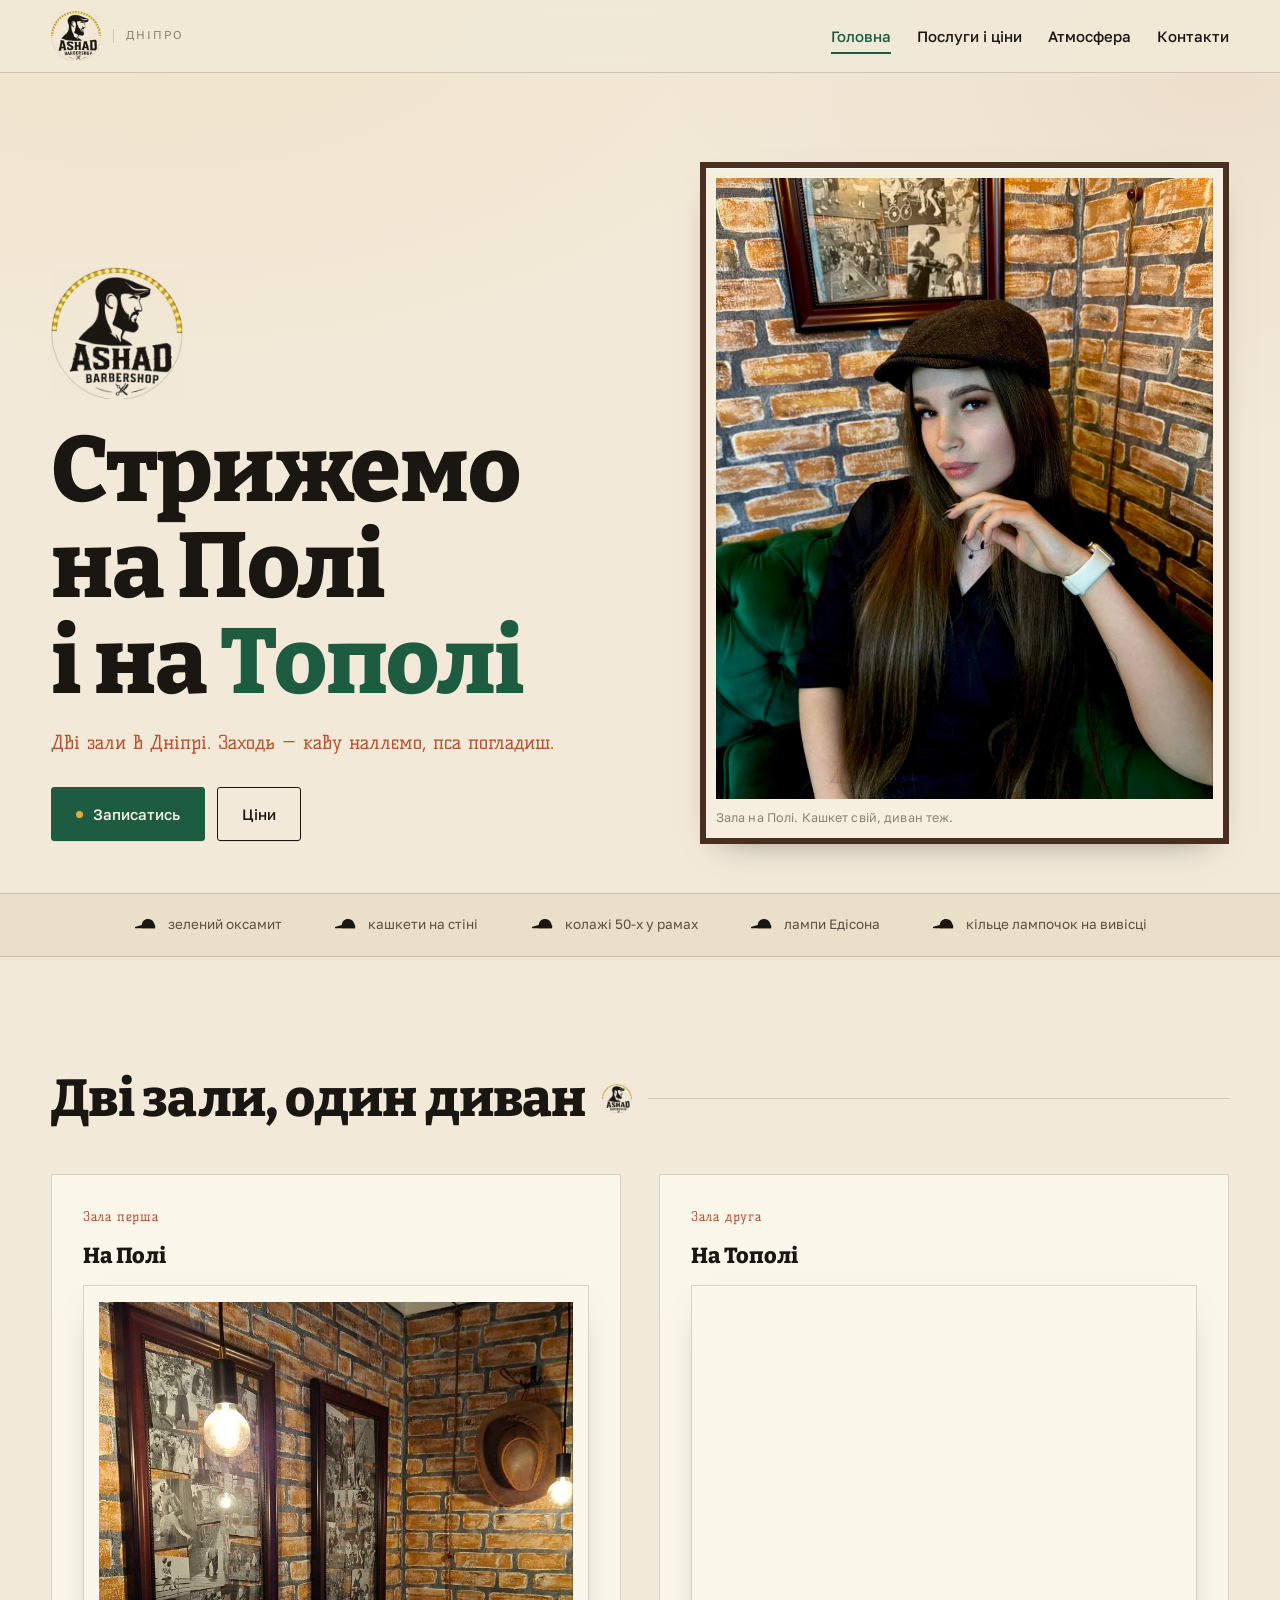
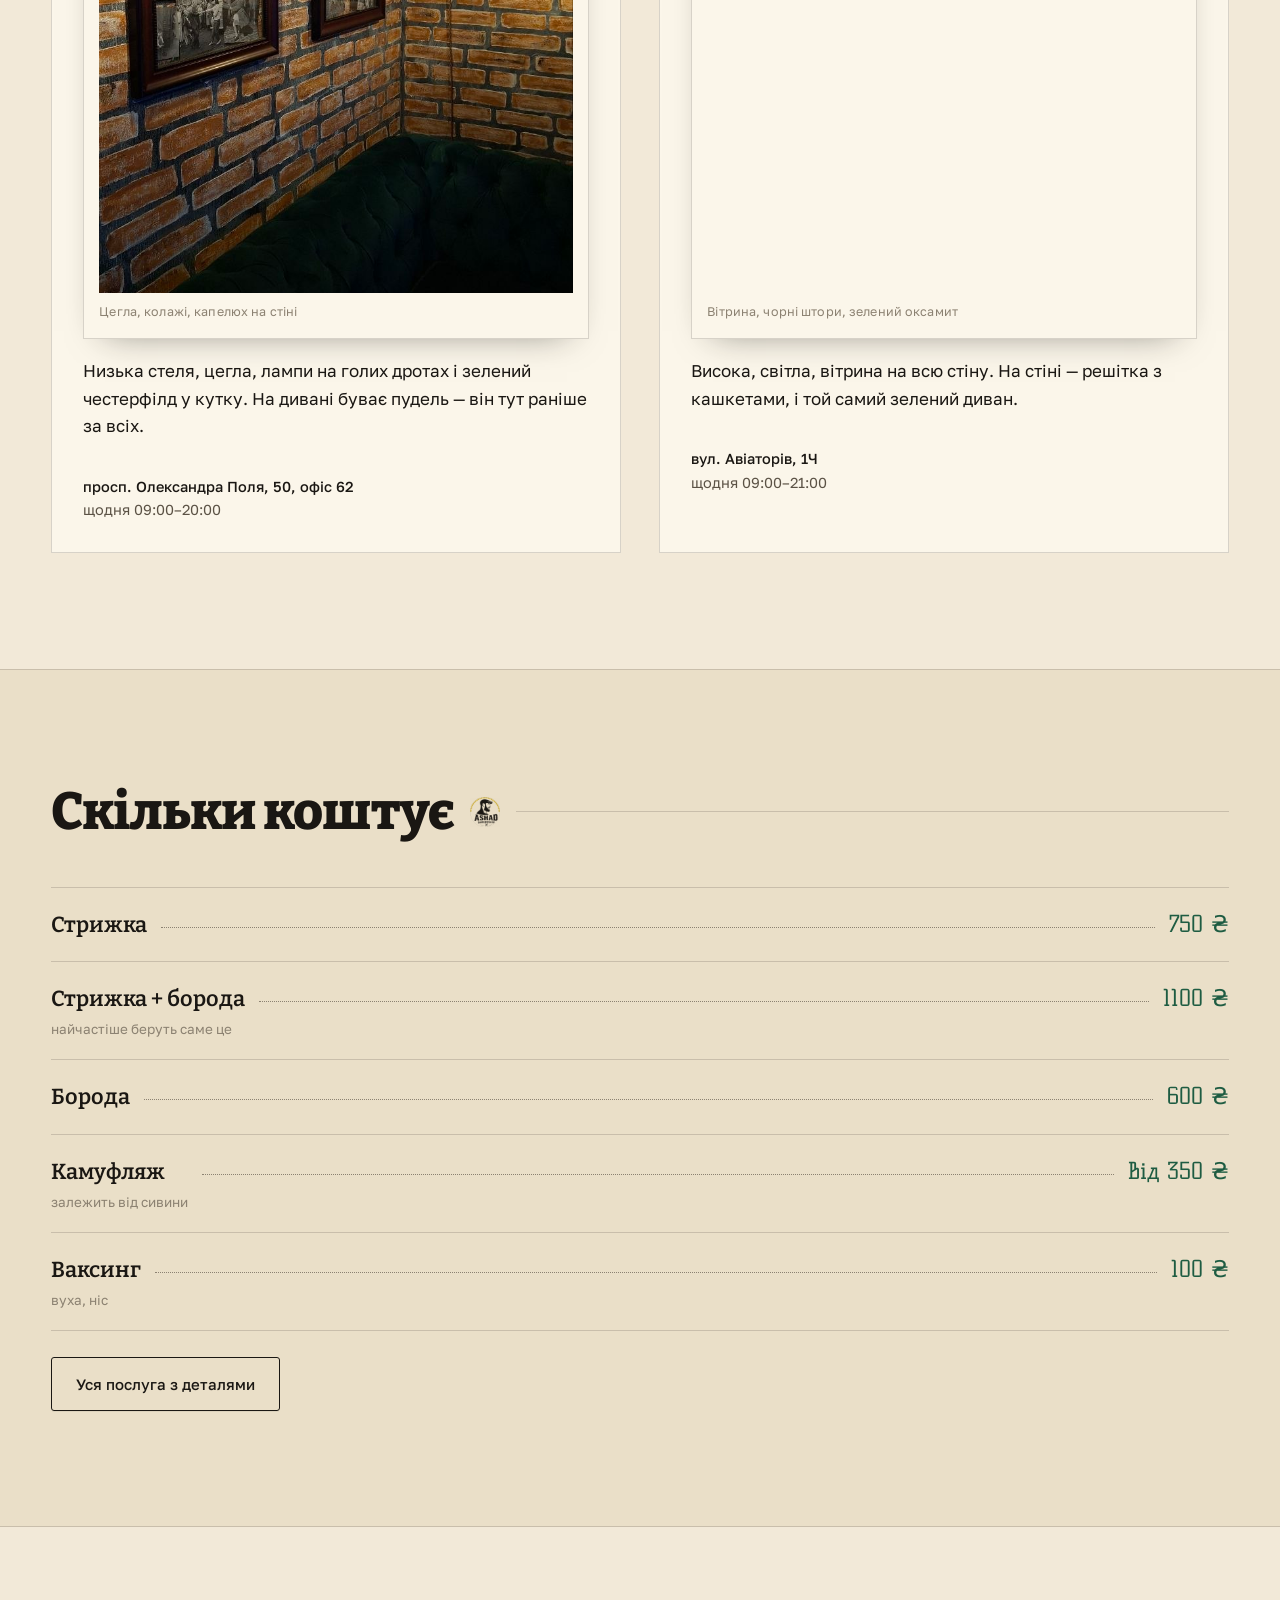
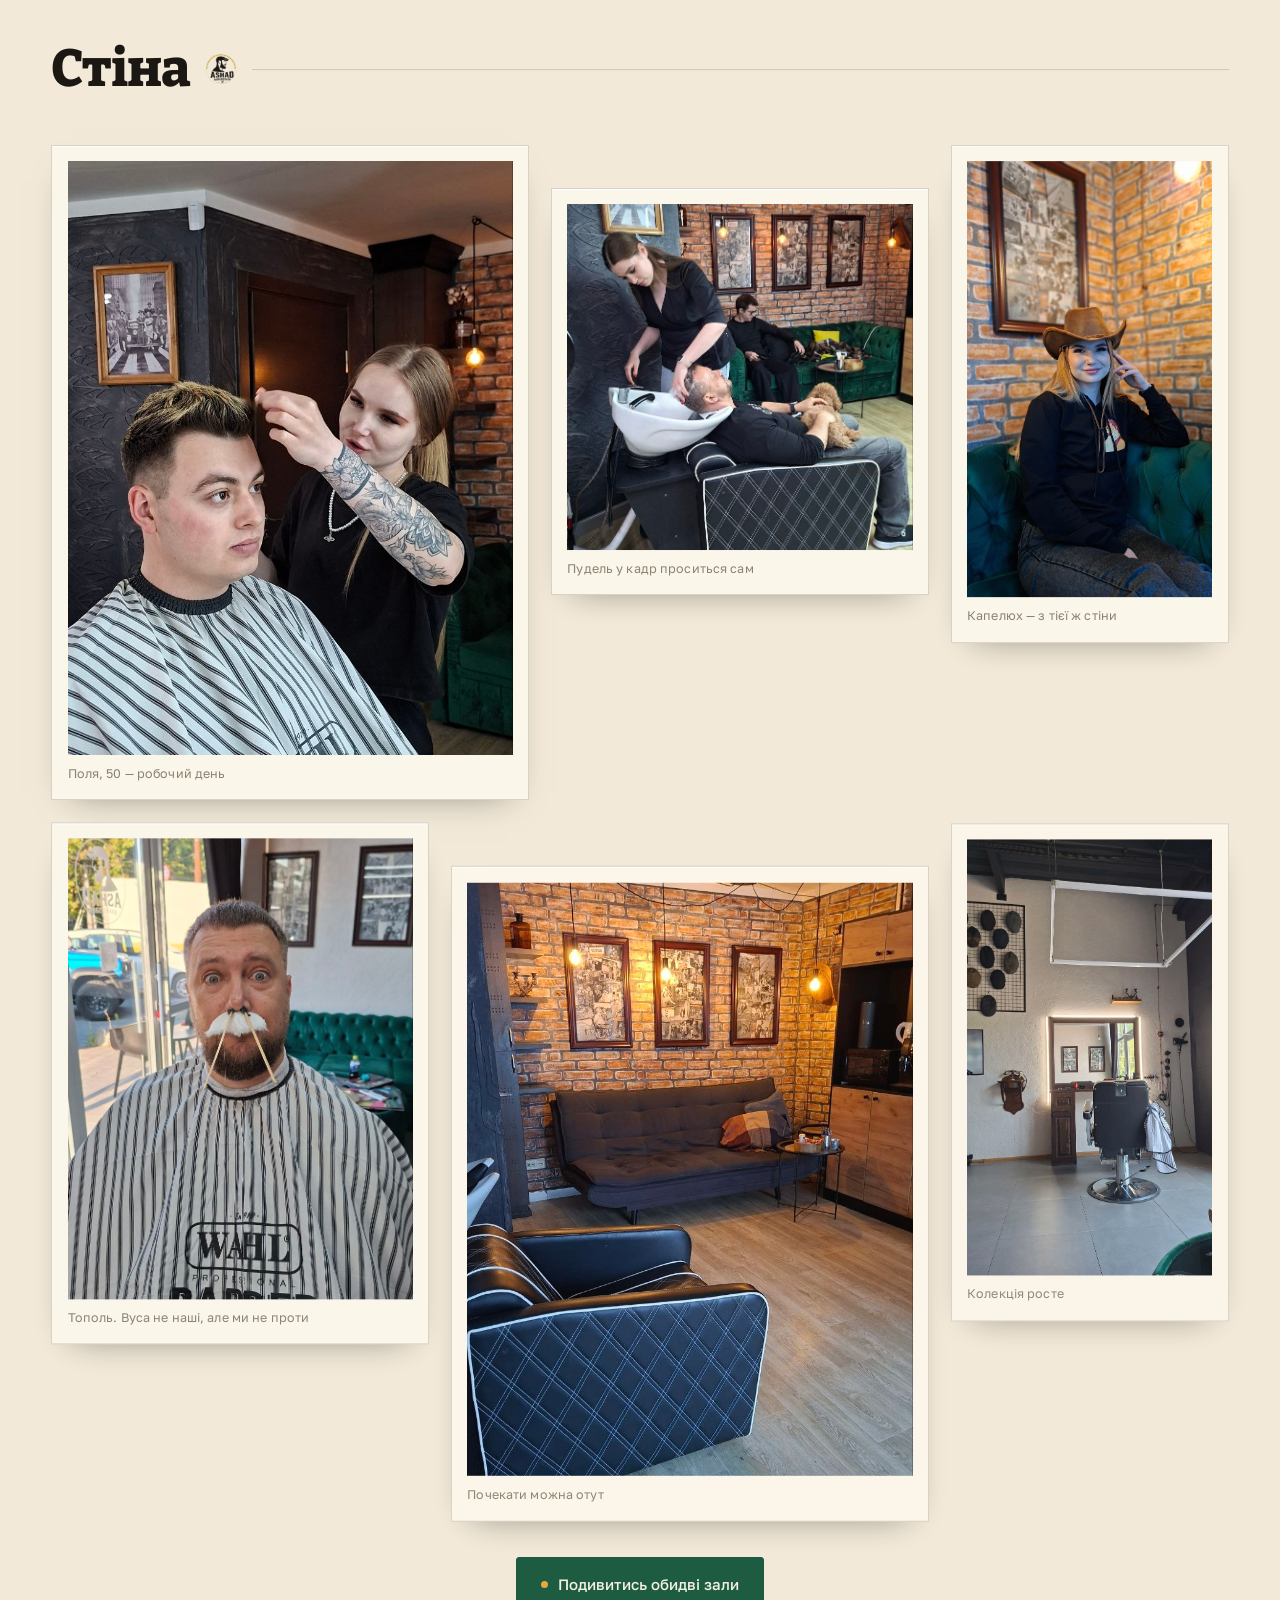
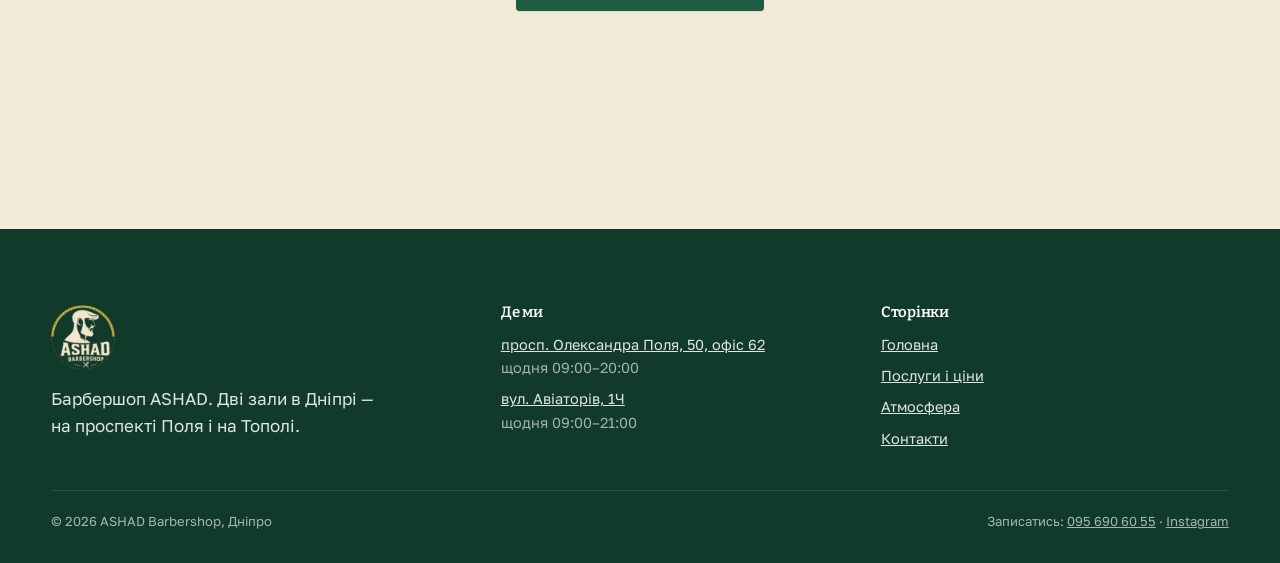
<file: index.html>
<!doctype html>
<html lang="uk" class="no-js">
<head>
<meta charset="utf-8">
<meta name="viewport" content="width=device-width, initial-scale=1">
<title>ASHAD Barbershop — барбершоп у Дніпрі на просп. Поля і на Тополі</title>
<meta name="description" content="Барбершоп ASHAD у Дніпрі: дві зали — просп. Олександра Поля, 50 та вул. Авіаторів, 1Ш. Стрижка 750 ₴, стрижка з бородою 1100 ₴.">
<link rel="canonical" href="https://bashevnik.github.io/ashad-barbershop/index.html">
<meta property="og:type" content="website">
<meta property="og:site_name" content="ASHAD Barbershop">
<meta property="og:locale" content="uk_UA">
<meta property="og:title" content="ASHAD Barbershop — барбершоп у Дніпрі на просп. Поля і на Тополі">
<meta property="og:description" content="Барбершоп ASHAD у Дніпрі: дві зали — просп. Олександра Поля, 50 та вул. Авіаторів, 1Ш. Стрижка 750 ₴, стрижка з бородою 1100 ₴.">
<meta property="og:url" content="https://bashevnik.github.io/ashad-barbershop/index.html">
<meta property="og:image" content="https://bashevnik.github.io/ashad-barbershop/assets/photo_5222409327333810372_y.jpg">
<meta name="twitter:card" content="summary_large_image">
<meta name="theme-color" content="#F2E9D8">
<link rel="icon" href="assets/logo.png">
<link rel="preload" href="fonts/bitter-800-cyrillic.woff2" as="font" type="font/woff2" crossorigin>
<link rel="preload" href="fonts/golos-text-400-cyrillic.woff2" as="font" type="font/woff2" crossorigin>
<link rel="stylesheet" href="css/style.css">
<script>document.documentElement.className="js";</script>
<script type="application/ld+json">{"@context":"https://schema.org","@type":"HairSalon","name":"ASHAD Barbershop","description":"Барбершоп у Дніпрі: дві зали — на проспекті Олександра Поля та на вулиці Авіаторів (Тополь).","url":"https://bashevnik.github.io/ashad-barbershop/","image":"https://bashevnik.github.io/ashad-barbershop/assets/photo_5222409327333810366_y.jpg","priceRange":"600–1100 ₴","currenciesAccepted":"UAH","areaServed":"Дніпро","telephone":"+380956906055","sameAs":["https://instagram.com/ashad_barbershop.dnipro","https://instagram.com/ashad_barbershop.dnipro_2"],"makesOffer":[{"@type":"Offer","itemOffered":{"@type":"Service","name":"Стрижка"},"price":"750","priceCurrency":"UAH"},{"@type":"Offer","itemOffered":{"@type":"Service","name":"Стрижка + борода"},"price":"1100","priceCurrency":"UAH"},{"@type":"Offer","itemOffered":{"@type":"Service","name":"Борода"},"price":"600","priceCurrency":"UAH"},{"@type":"Offer","itemOffered":{"@type":"Service","name":"Камуфляж"},"price":"350","priceCurrency":"UAH"},{"@type":"Offer","itemOffered":{"@type":"Service","name":"Ваксинг"},"price":"100","priceCurrency":"UAH"}],"department":[{"@type":"HairSalon","name":"ASHAD Barbershop — На Полі","telephone":"+380956906055","sameAs":["https://instagram.com/ashad_barbershop.dnipro"],"hasMap":"https://maps.google.com/?cid=17836078881062854415","address":{"@type":"PostalAddress","streetAddress":"просп. Олександра Поля, 50, офіс 62","addressLocality":"Дніпро","addressRegion":"Дніпропетровська область","addressCountry":"UA"},"openingHoursSpecification":{"@type":"OpeningHoursSpecification","dayOfWeek":["Monday","Tuesday","Wednesday","Thursday","Friday","Saturday","Sunday"],"opens":"09:00","closes":"20:00"}},{"@type":"HairSalon","name":"ASHAD Barbershop — На Тополі","telephone":"+380938884050","sameAs":["https://instagram.com/ashad_barbershop.dnipro_2"],"hasMap":"https://www.google.com/maps/search/?api=1&query=ASHAD%20Barbershop%20Dnipro%202","address":{"@type":"PostalAddress","streetAddress":"вул. Авіаторів, 1Ч","addressLocality":"Дніпро","addressRegion":"Дніпропетровська область","addressCountry":"UA"},"openingHoursSpecification":{"@type":"OpeningHoursSpecification","dayOfWeek":["Monday","Tuesday","Wednesday","Thursday","Friday","Saturday","Sunday"],"opens":"09:00","closes":"21:00"}}]}</script>
</head>
<body>
<div id="curtain" aria-hidden="true"><img class="mark curtain__mark" src="assets/logo-light.png" alt="ASHAD Barbershop" width="320" height="320" decoding="async"></div>

<div class="scrim" aria-hidden="true"></div>
<header class="hdr">
  <div class="wrap hdr__in">
    <a class="brand" href="index.html">
      <img class="mark brand__logo" src="assets/logo-mark.png" alt="ASHAD Barbershop" width="320" height="320" decoding="async">
      <span class="brand__city">Дніпро</span>
    </a>
    <button class="burger" type="button" aria-label="Меню" aria-expanded="false" aria-controls="nav"><span></span></button>
    <nav class="nav" id="nav" aria-label="Головне меню">
      <a href="index.html" aria-current="page">Головна</a>
      <a href="posluhy.html">Послуги і ціни</a>
      <a href="atmosfera.html">Атмосфера</a>
      <a href="kontakty.html">Контакти</a>
    </nav>
  </div>
</header>
<main id="main">

<section class="hero">
  <div class="wrap hero__grid">
    <div>
      <img class="mark hero__mark lax-spin" src="assets/logo-mark.png" alt="ASHAD Barbershop" width="320" height="320" decoding="async">
      <h1>Стрижемо<br>на Полі<br>і на <em>Тополі</em></h1>
      <p class="hero__hand">Дві зали в Дніпрі. Заходь — каву наллємо, пса погладиш.</p>
      <div class="hero__cta">
        <a class="btn" href="kontakty.html"><span class="btn__dot"></span>Записатись</a>
        <a class="btn btn--ghost" href="posluhy.html">Ціни</a>
      </div>
    </div>
    <figure class="frame frame--wood hero__photo frame--tilt-r lax-slow">
      <img src="assets/photo_5222409327333810364_y.jpg" alt="Майстриня в кашкеті на зеленому дивані" loading="eager" decoding="async">
      <figcaption>Зала на Полі. Кашкет свій, диван теж.</figcaption>
    </figure>
  </div>
</section>


<section class="caps" aria-hidden="true">
  <div class="wrap caps__row">
    <span class="caps__item"><svg  viewBox="0 0 48 30" fill="currentColor" aria-hidden="true"><path d="M16 21v-5c0-7 5-12 12-12s12 6 12 13v4z"/><path d="M41 21H5c-1.6 0-2-2-.4-2.6L16 15h25z"/></svg>зелений оксамит</span>
    <span class="caps__item"><svg  viewBox="0 0 48 30" fill="currentColor" aria-hidden="true"><path d="M16 21v-5c0-7 5-12 12-12s12 6 12 13v4z"/><path d="M41 21H5c-1.6 0-2-2-.4-2.6L16 15h25z"/></svg>кашкети на стіні</span>
    <span class="caps__item"><svg  viewBox="0 0 48 30" fill="currentColor" aria-hidden="true"><path d="M16 21v-5c0-7 5-12 12-12s12 6 12 13v4z"/><path d="M41 21H5c-1.6 0-2-2-.4-2.6L16 15h25z"/></svg>колажі 50-х у рамах</span>
    <span class="caps__item"><svg  viewBox="0 0 48 30" fill="currentColor" aria-hidden="true"><path d="M16 21v-5c0-7 5-12 12-12s12 6 12 13v4z"/><path d="M41 21H5c-1.6 0-2-2-.4-2.6L16 15h25z"/></svg>лампи Едісона</span>
    <span class="caps__item"><svg  viewBox="0 0 48 30" fill="currentColor" aria-hidden="true"><path d="M16 21v-5c0-7 5-12 12-12s12 6 12 13v4z"/><path d="M41 21H5c-1.6 0-2-2-.4-2.6L16 15h25z"/></svg>кільце лампочок на вивісці</span>
  </div>
</section>

<section class="sec">
  <div class="wrap">
    <div class="rule reveal"><h2>Дві зали, один диван</h2><img class="mark rule__mark" src="assets/logo-mark.png" alt="ASHAD Barbershop" width="320" height="320" decoding="async"></div>
    <div class="halls">
      <article class="hall reveal">
        <span class="hall__tag">Зала перша</span>
        <h3>На Полі</h3>
        <figure class="frame "><img src="assets/photo_5222409327333810372_y.jpg" alt="Цегла, колажі, капелюх на стіні" loading="lazy" decoding="async"><figcaption>Цегла, колажі, капелюх на стіні</figcaption></figure>
        <p>Низька стеля, цегла, лампи на голих дротах і зелений честерфілд у кутку. На дивані буває пудель — він тут раніше за всіх.</p>
        <p class="hall__meta"><b>просп. Олександра Поля, 50, офіс 62</b><br>щодня 09:00–20:00</p>
      </article>
      <article class="hall reveal">
        <span class="hall__tag">Зала друга</span>
        <h3>На Тополі</h3>
        <figure class="frame "><img src="assets/photo_5222409327333810380_y.jpg" alt="Вітрина, чорні штори, зелений оксамит" loading="lazy" decoding="async"><figcaption>Вітрина, чорні штори, зелений оксамит</figcaption></figure>
        <p>Висока, світла, вітрина на всю стіну. На стіні — решітка з кашкетами, і той самий зелений диван.</p>
        <p class="hall__meta"><b>вул. Авіаторів, 1Ч</b><br>щодня 09:00–21:00</p>
      </article>
    </div>
  </div>
</section>

<section class="sec" style="background:var(--paper-2);border-block:1px solid var(--line)">
  <div class="wrap">
    <div class="rule reveal"><h2>Скільки коштує</h2><img class="mark rule__mark" src="assets/logo-mark.png" alt="ASHAD Barbershop" width="320" height="320" decoding="async"></div>
    <div class="reveal">
<ul class="price">
  <li>
    <span class="price__name">Стрижка</span>
    <span class="price__dots"></span>
    <span class="price__val">750 ₴</span>
  </li>
  <li>
    <span class="price__name">Стрижка + борода<span class="price__note">найчастіше беруть саме це</span></span>
    <span class="price__dots"></span>
    <span class="price__val">1100 ₴</span>
  </li>
  <li>
    <span class="price__name">Борода</span>
    <span class="price__dots"></span>
    <span class="price__val">600 ₴</span>
  </li>
  <li>
    <span class="price__name">Камуфляж<span class="price__note">залежить від сивини</span></span>
    <span class="price__dots"></span>
    <span class="price__val">від 350 ₴</span>
  </li>
  <li>
    <span class="price__name">Ваксинг<span class="price__note">вуха, ніс</span></span>
    <span class="price__dots"></span>
    <span class="price__val">100 ₴</span>
  </li>
</ul></div>
    <p style="margin-top:26px"><a class="btn btn--ghost" href="posluhy.html">Уся послуга з деталями</a></p>
  </div>
</section>

<section class="sec">
  <div class="wrap-wide">
    <div class="rule reveal" style="width:min(100%,var(--wrap));margin-inline:auto"><h2>Стіна</h2><img class="mark rule__mark" src="assets/logo-mark.png" alt="ASHAD Barbershop" width="320" height="320" decoding="async"></div>
    <div class="wall">
      <figure class="frame w5 tall reveal frame--tilt-l"><img src="assets/photo_5222409327333810369_y.jpg" alt="Стрижка молодого клієнта" loading="lazy"><figcaption>Поля, 50 — робочий день</figcaption></figure>
      <figure class="frame w4 sq reveal down"><img src="assets/photo_5222409327333810367_y.jpg" alt="Мийка голови, пудель на дивані" loading="lazy"><figcaption>Пудель у кадр проситься сам</figcaption></figure>
      <figure class="frame w3 port reveal"><img src="assets/photo_5222409327333810373_y.jpg" alt="Майстриня в капелюсі на зеленому дивані" loading="lazy"><figcaption>Капелюх — з тієї ж стіни</figcaption></figure>
      <figure class="frame w4 tall reveal frame--tilt-r"><img src="assets/photo_5222409327333810377_y.jpg" alt="Клієнт з ватними вусами на паличках" loading="lazy"><figcaption>Тополь. Вуса не наші, але ми не проти</figcaption></figure>
      <figure class="frame w5 tall reveal down"><img src="assets/photo_5222409327333810374_y.jpg" alt="Зона очікування: диван, колажі, лампи" loading="lazy"><figcaption>Почекати можна отут</figcaption></figure>
      <figure class="frame w3 port reveal"><img src="assets/photo_5222409327333810379_y.jpg" alt="Решітка з колекцією кашкетів" loading="lazy"><figcaption>Колекція росте</figcaption></figure>
    </div>
    <p style="text-align:center;margin-top:36px"><a class="btn" href="atmosfera.html"><span class="btn__dot"></span>Подивитись обидві зали</a></p>
  </div>
</section>

</main>

<footer class="ftr">
  <div class="wrap">
    <div class="ftr__grid">
      <div>
        <img class="mark ftr__mark" src="assets/logo-light.png" alt="ASHAD Barbershop" width="320" height="320" decoding="async">
        <p style="max-width:30ch;margin:0">Барбершоп ASHAD. Дві зали в Дніпрі — на проспекті Поля і на Тополі.</p>
      </div>
      <div>
        <h4>Де ми</h4>
        <ul>
          <li><a href="https://maps.google.com/?cid=17836078881062854415" target="_blank" rel="noopener">просп. Олександра Поля, 50, офіс 62</a><br><span style="opacity:.7">щодня 09:00–20:00</span></li>
          <li><a href="https://www.google.com/maps/search/?api=1&query=ASHAD%20Barbershop%20Dnipro%202" target="_blank" rel="noopener">вул. Авіаторів, 1Ч</a><br><span style="opacity:.7">щодня 09:00–21:00</span></li>
        </ul>
      </div>
      <div>
        <h4>Сторінки</h4>
        <ul><li><a href="index.html">Головна</a></li><li><a href="posluhy.html">Послуги і ціни</a></li><li><a href="atmosfera.html">Атмосфера</a></li><li><a href="kontakty.html">Контакти</a></li></ul>
      </div>
    </div>
    <div class="ftr__bottom">
      <span>© <span id="year">2026</span> ASHAD Barbershop, Дніпро</span>
      <span>Записатись: <a href="tel:+380956906055">095 690 60 55</a> · <a href="https://instagram.com/ashad_barbershop.dnipro" target="_blank" rel="noopener">Instagram</a></span>
    </div>
  </div>
</footer>
<script src="js/lib/gsap.min.js"></script>
<script src="js/lib/ScrollTrigger.min.js"></script>
<script src="js/lib/lax.min.js"></script>
<script src="js/app.js"></script>
</body>
</html>
</file>
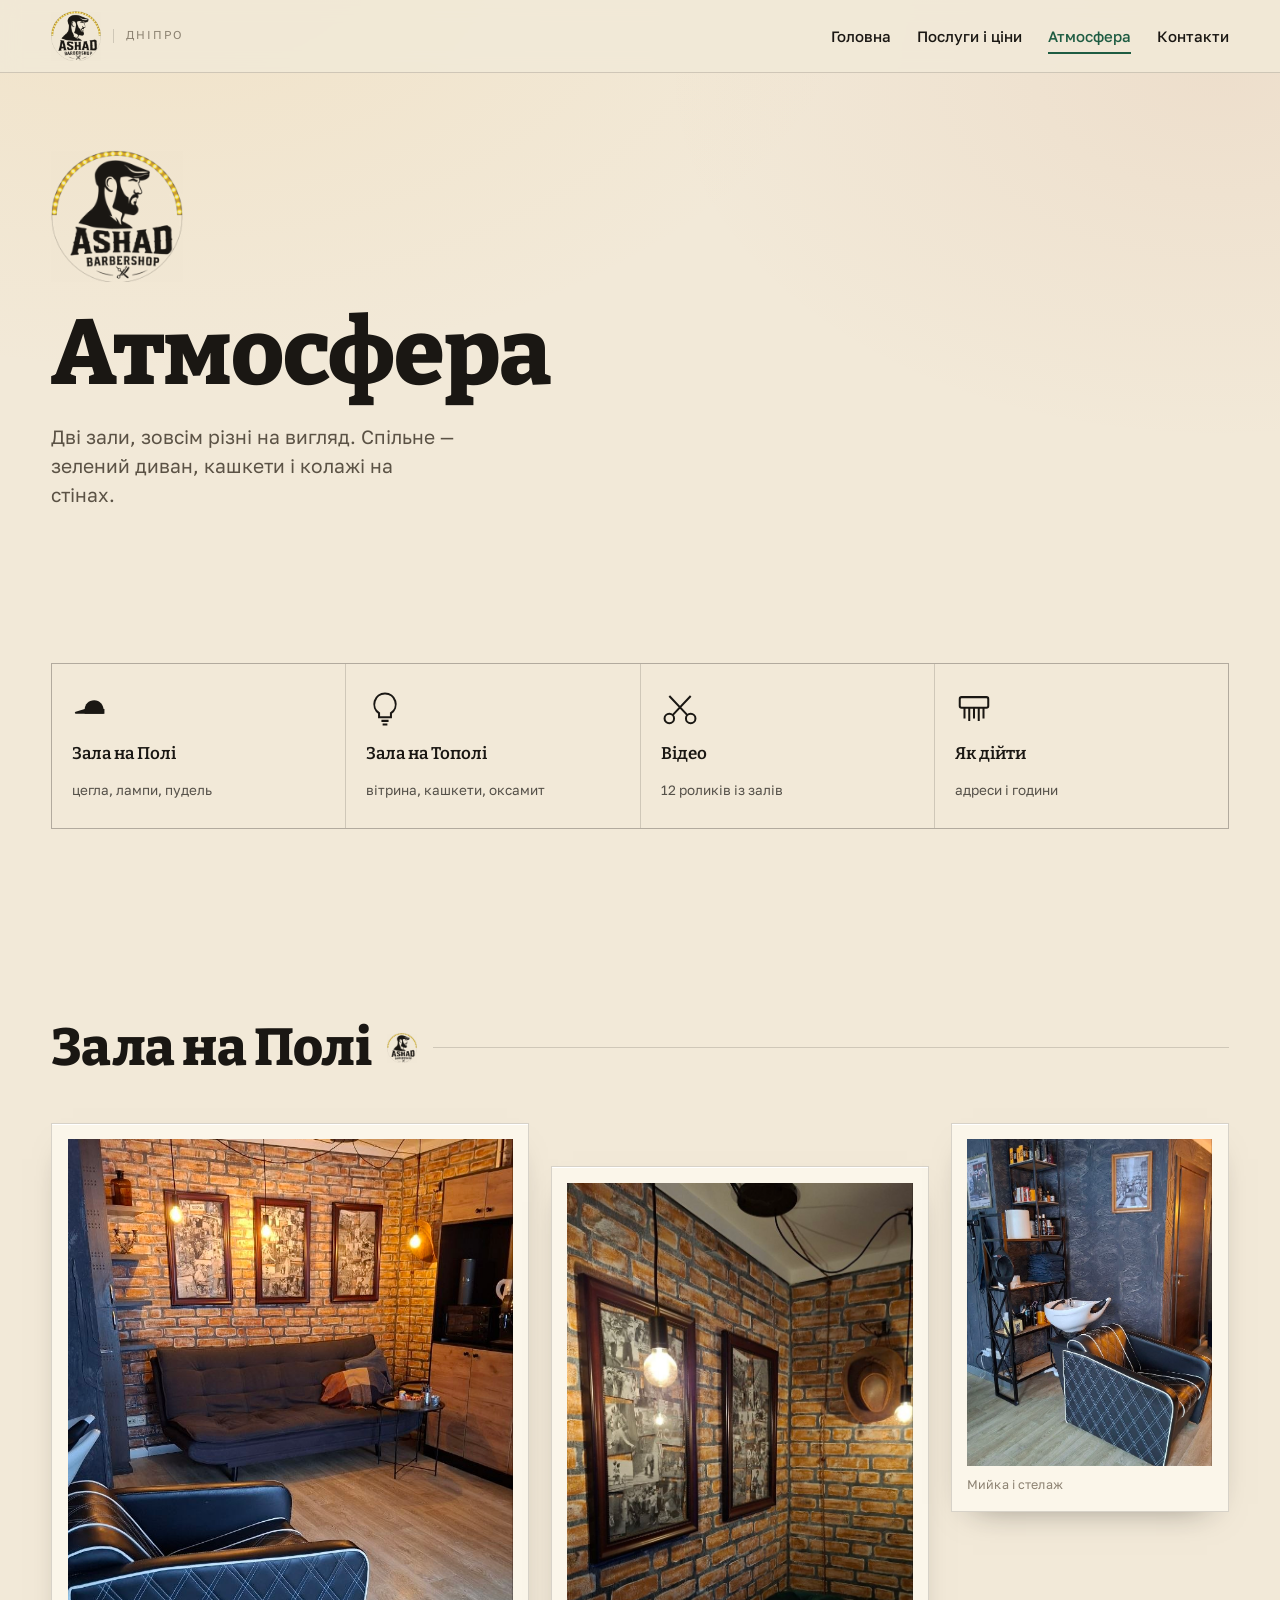
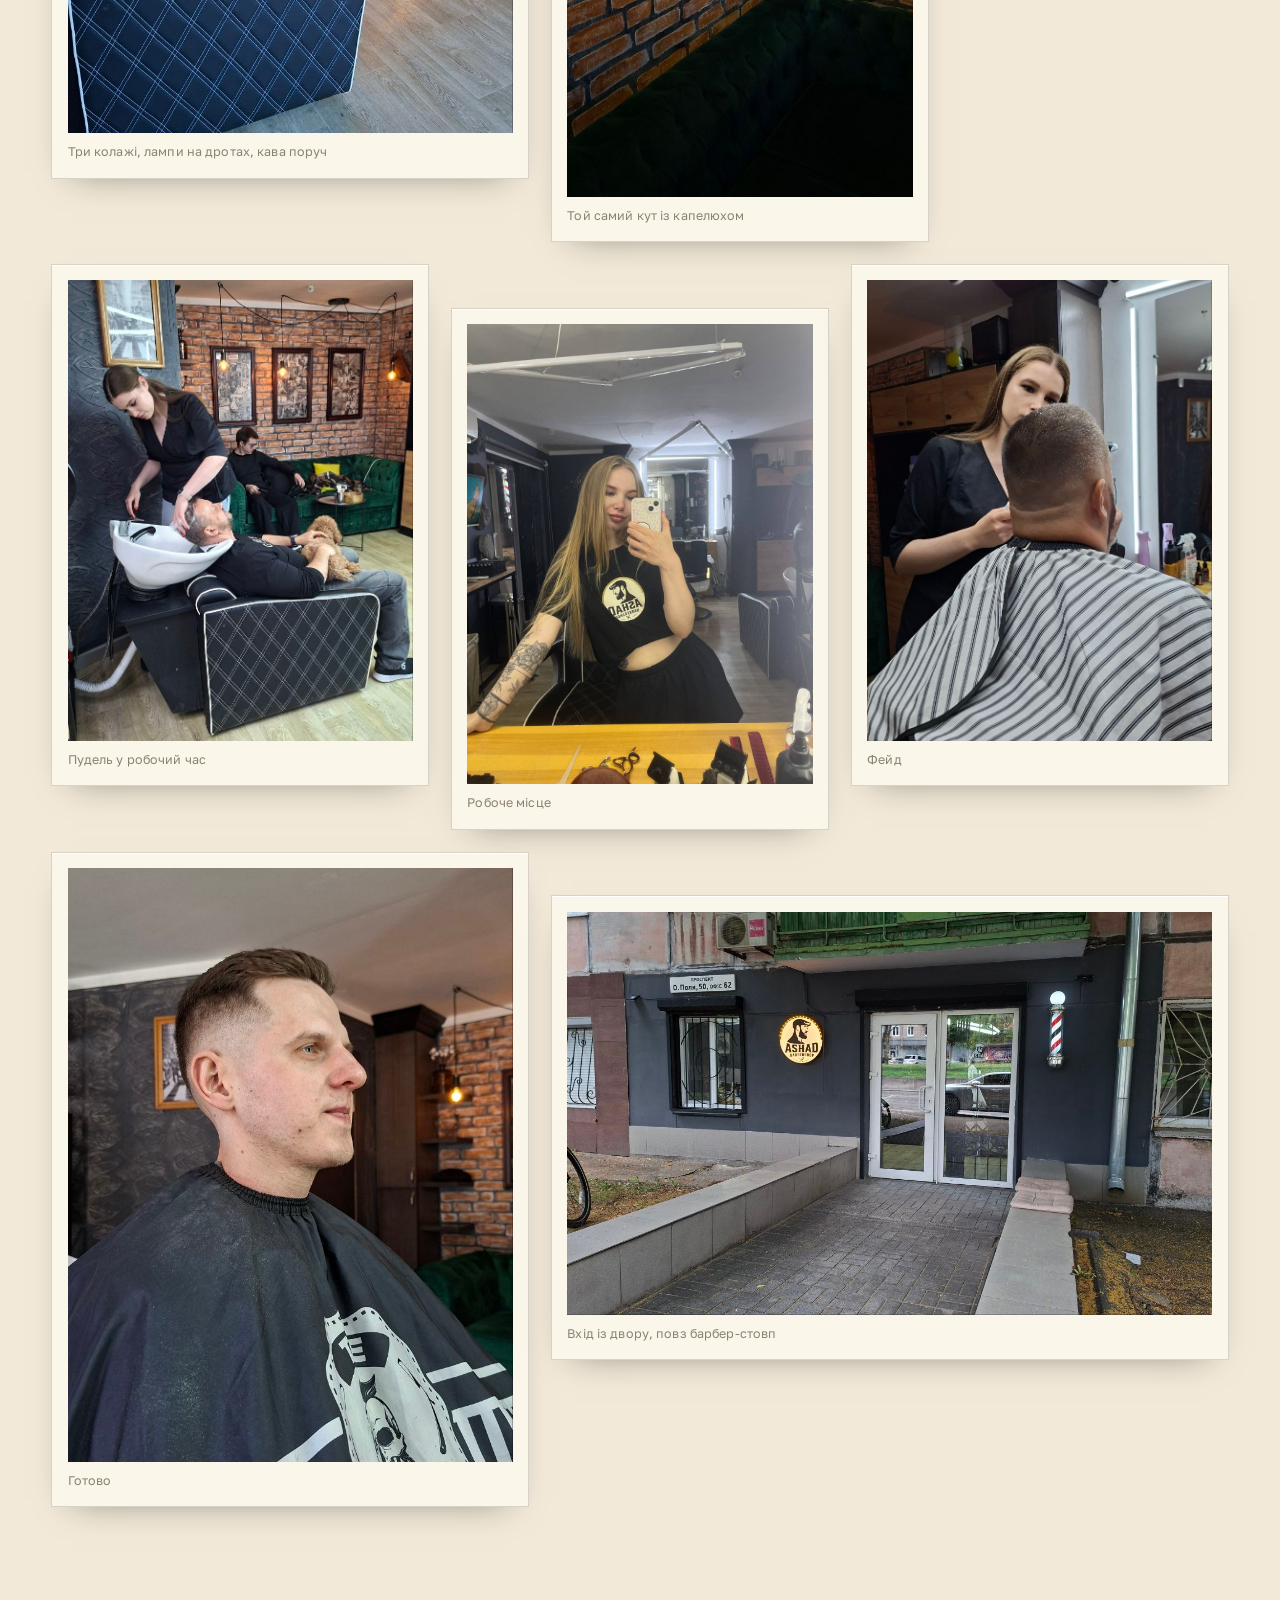
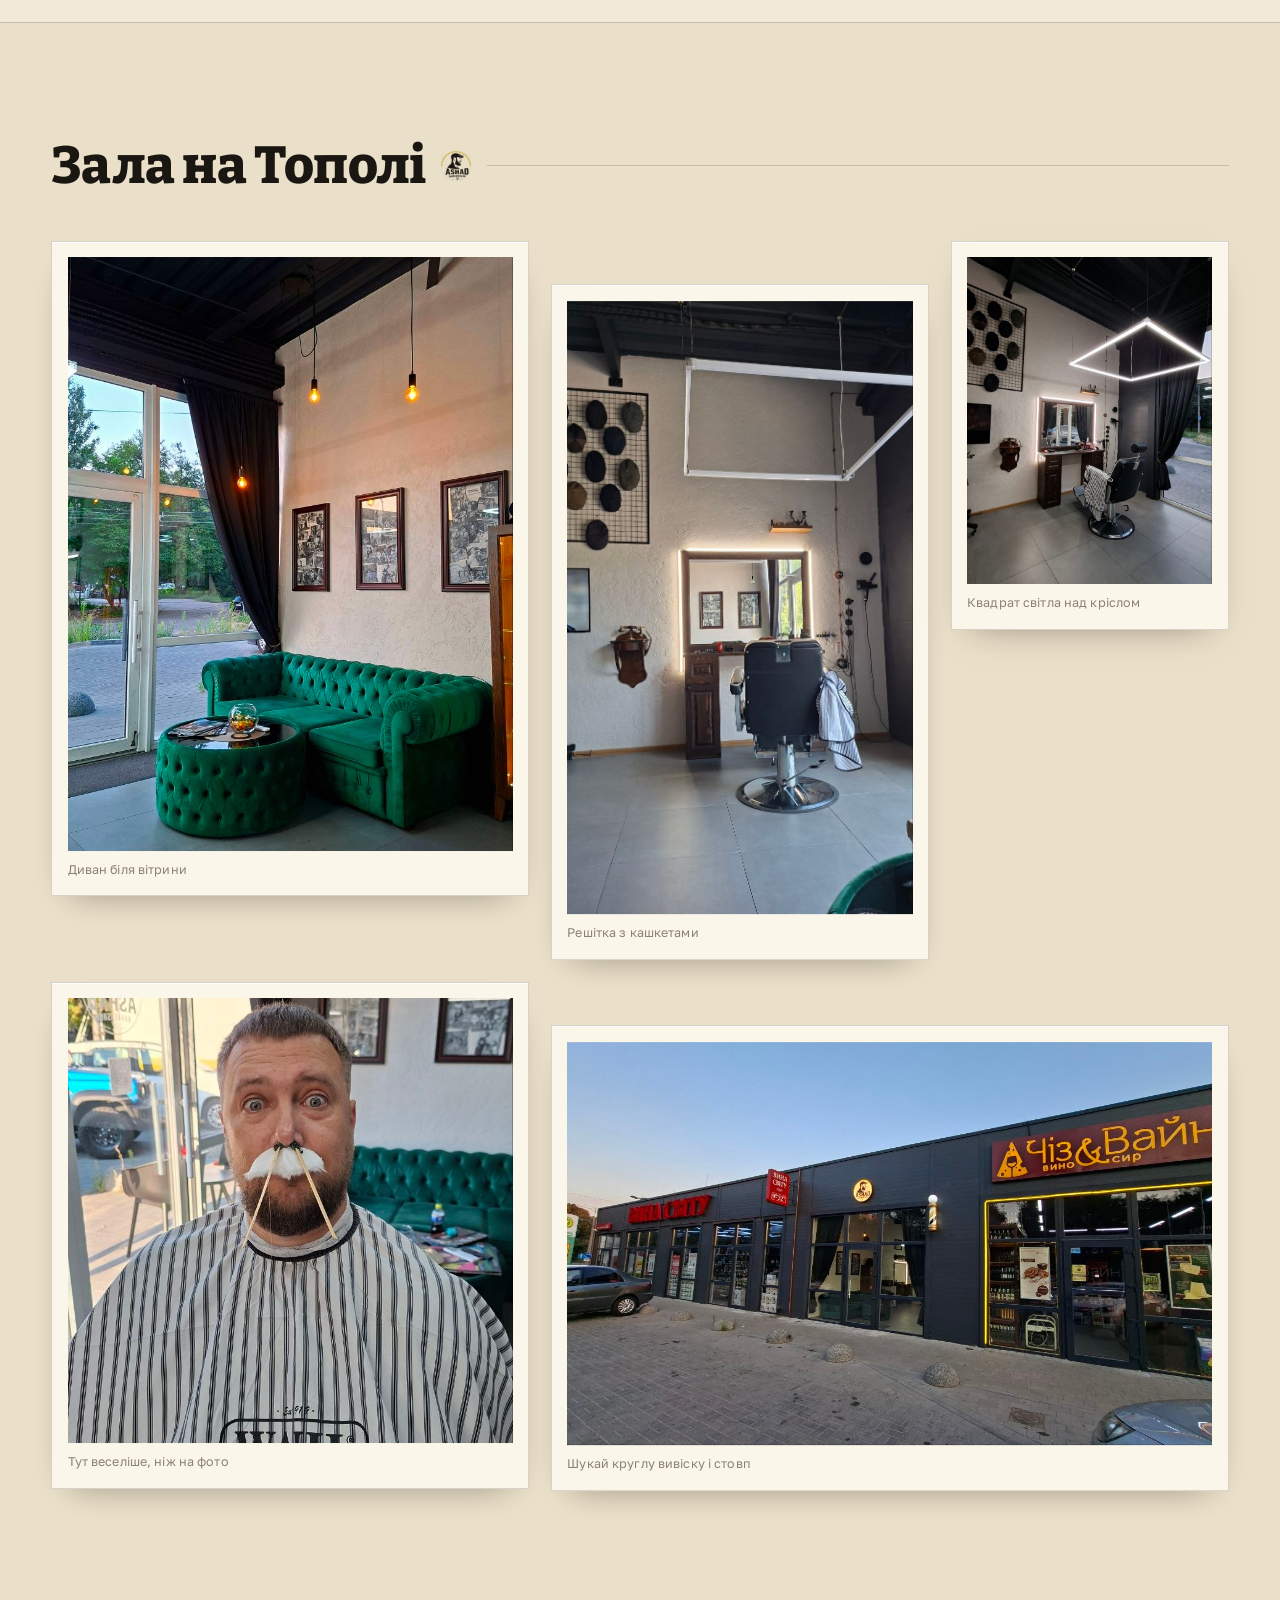
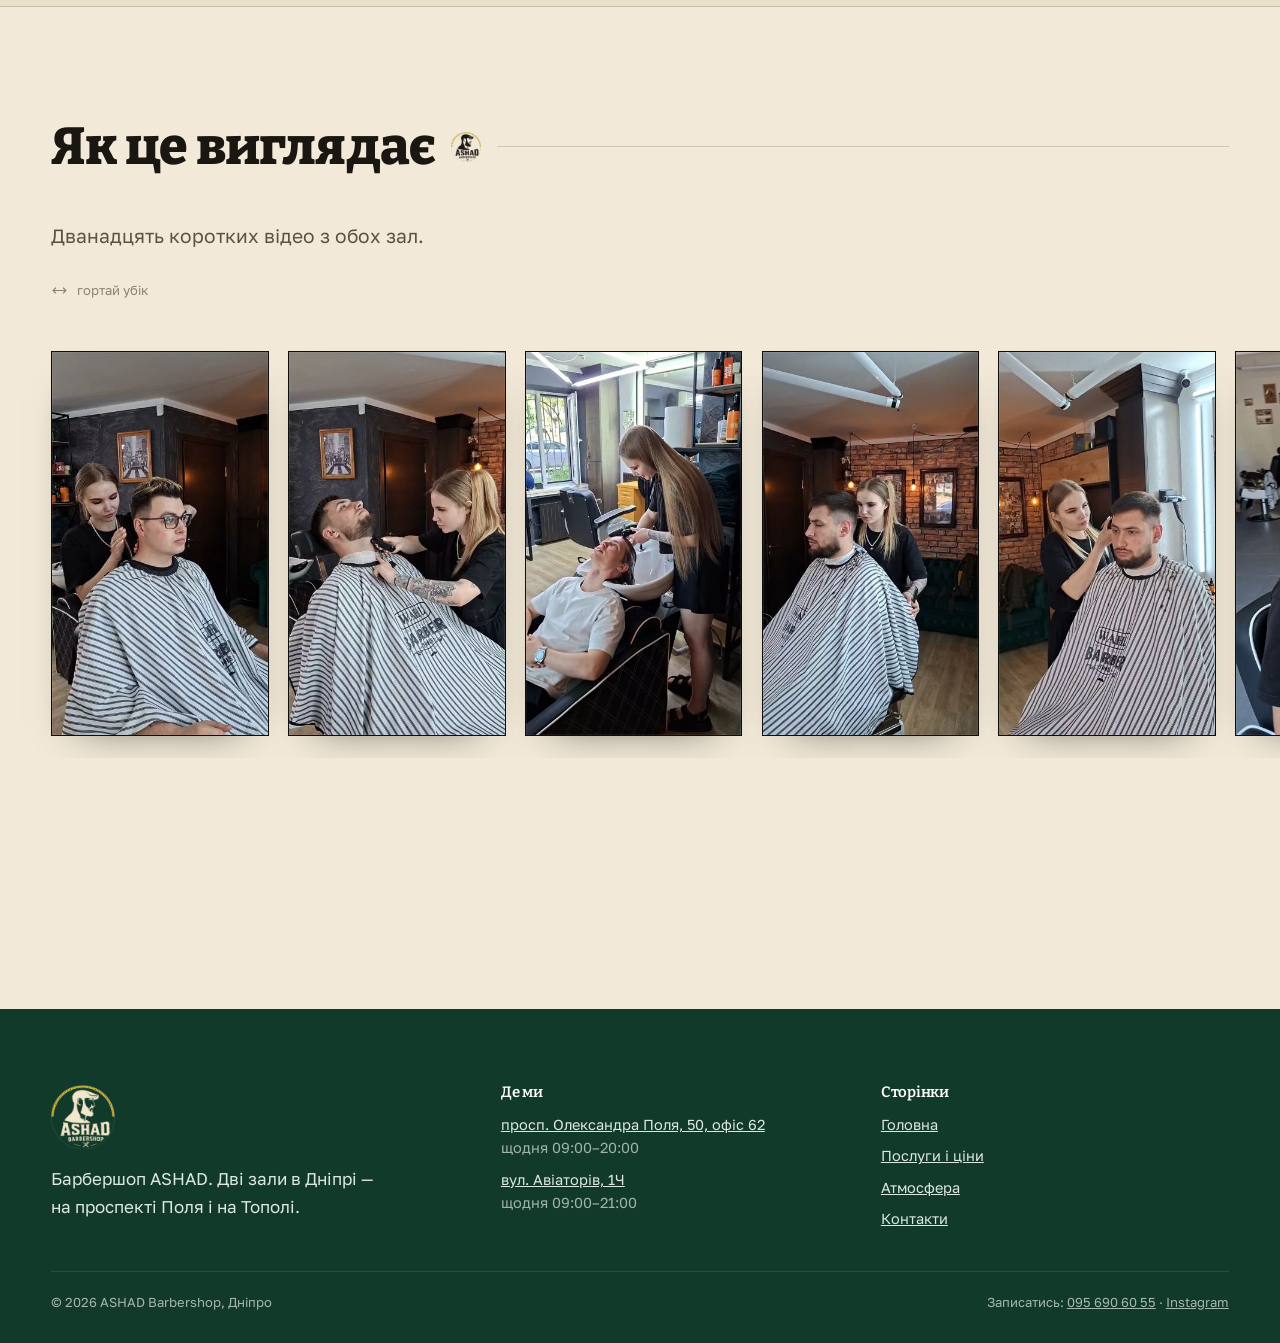
<file: atmosfera.html>
<!doctype html>
<html lang="uk" class="no-js">
<head>
<meta charset="utf-8">
<meta name="viewport" content="width=device-width, initial-scale=1">
<title>Атмосфера — інтер’єри, роботи і відео ASHAD Barbershop</title>
<meta name="description" content="Дві зали барбершопу ASHAD у Дніпрі: цегла і лампи на Полі, вітрина і колекція кашкетів на Тополі. Фото робіт і відео із залів.">
<link rel="canonical" href="https://bashevnik.github.io/ashad-barbershop/atmosfera.html">
<meta property="og:type" content="website">
<meta property="og:site_name" content="ASHAD Barbershop">
<meta property="og:locale" content="uk_UA">
<meta property="og:title" content="Атмосфера — інтер’єри, роботи і відео ASHAD Barbershop">
<meta property="og:description" content="Дві зали барбершопу ASHAD у Дніпрі: цегла і лампи на Полі, вітрина і колекція кашкетів на Тополі. Фото робіт і відео із залів.">
<meta property="og:url" content="https://bashevnik.github.io/ashad-barbershop/atmosfera.html">
<meta property="og:image" content="https://bashevnik.github.io/ashad-barbershop/assets/photo_5222409327333810380_y.jpg">
<meta name="twitter:card" content="summary_large_image">
<meta name="theme-color" content="#F2E9D8">
<link rel="icon" href="assets/logo.png">
<link rel="preload" href="fonts/bitter-800-cyrillic.woff2" as="font" type="font/woff2" crossorigin>
<link rel="preload" href="fonts/golos-text-400-cyrillic.woff2" as="font" type="font/woff2" crossorigin>
<link rel="stylesheet" href="css/style.css">
<script>document.documentElement.className="js";</script>
<script type="application/ld+json">{"@context":"https://schema.org","@type":"HairSalon","name":"ASHAD Barbershop","description":"Барбершоп у Дніпрі: дві зали — на проспекті Олександра Поля та на вулиці Авіаторів (Тополь).","url":"https://bashevnik.github.io/ashad-barbershop/","image":"https://bashevnik.github.io/ashad-barbershop/assets/photo_5222409327333810366_y.jpg","priceRange":"600–1100 ₴","currenciesAccepted":"UAH","areaServed":"Дніпро","telephone":"+380956906055","sameAs":["https://instagram.com/ashad_barbershop.dnipro","https://instagram.com/ashad_barbershop.dnipro_2"],"makesOffer":[{"@type":"Offer","itemOffered":{"@type":"Service","name":"Стрижка"},"price":"750","priceCurrency":"UAH"},{"@type":"Offer","itemOffered":{"@type":"Service","name":"Стрижка + борода"},"price":"1100","priceCurrency":"UAH"},{"@type":"Offer","itemOffered":{"@type":"Service","name":"Борода"},"price":"600","priceCurrency":"UAH"},{"@type":"Offer","itemOffered":{"@type":"Service","name":"Камуфляж"},"price":"350","priceCurrency":"UAH"},{"@type":"Offer","itemOffered":{"@type":"Service","name":"Ваксинг"},"price":"100","priceCurrency":"UAH"}],"department":[{"@type":"HairSalon","name":"ASHAD Barbershop — На Полі","telephone":"+380956906055","sameAs":["https://instagram.com/ashad_barbershop.dnipro"],"hasMap":"https://maps.google.com/?cid=17836078881062854415","address":{"@type":"PostalAddress","streetAddress":"просп. Олександра Поля, 50, офіс 62","addressLocality":"Дніпро","addressRegion":"Дніпропетровська область","addressCountry":"UA"},"openingHoursSpecification":{"@type":"OpeningHoursSpecification","dayOfWeek":["Monday","Tuesday","Wednesday","Thursday","Friday","Saturday","Sunday"],"opens":"09:00","closes":"20:00"}},{"@type":"HairSalon","name":"ASHAD Barbershop — На Тополі","telephone":"+380938884050","sameAs":["https://instagram.com/ashad_barbershop.dnipro_2"],"hasMap":"https://www.google.com/maps/search/?api=1&query=ASHAD%20Barbershop%20Dnipro%202","address":{"@type":"PostalAddress","streetAddress":"вул. Авіаторів, 1Ч","addressLocality":"Дніпро","addressRegion":"Дніпропетровська область","addressCountry":"UA"},"openingHoursSpecification":{"@type":"OpeningHoursSpecification","dayOfWeek":["Monday","Tuesday","Wednesday","Thursday","Friday","Saturday","Sunday"],"opens":"09:00","closes":"21:00"}}]}</script>
</head>
<body>
<div id="curtain" aria-hidden="true"><img class="mark curtain__mark" src="assets/logo-light.png" alt="ASHAD Barbershop" width="320" height="320" decoding="async"></div>

<div class="scrim" aria-hidden="true"></div>
<header class="hdr">
  <div class="wrap hdr__in">
    <a class="brand" href="index.html">
      <img class="mark brand__logo" src="assets/logo-mark.png" alt="ASHAD Barbershop" width="320" height="320" decoding="async">
      <span class="brand__city">Дніпро</span>
    </a>
    <button class="burger" type="button" aria-label="Меню" aria-expanded="false" aria-controls="nav"><span></span></button>
    <nav class="nav" id="nav" aria-label="Головне меню">
      <a href="index.html">Головна</a>
      <a href="posluhy.html">Послуги і ціни</a>
      <a href="atmosfera.html" aria-current="page">Атмосфера</a>
      <a href="kontakty.html">Контакти</a>
    </nav>
  </div>
</header>
<main id="main">

<section class="sec sec--tight">
  <div class="wrap">
    <img class="mark hero__mark" src="assets/logo-mark.png" alt="ASHAD Barbershop" width="320" height="320" decoding="async">
    <h1>Атмосфера</h1>
    <p class="lead" style="margin-top:22px">Дві зали, зовсім різні на вигляд. Спільне — зелений диван, кашкети і колажі на стінах.</p>
  </div>
</section>

<section class="sec--tight">
  <div class="wrap">
    <nav class="grid-caps" aria-label="Розділи сторінки">
      <a href="#centr"><svg class="grid-caps__ico" viewBox="0 0 48 30" fill="currentColor" aria-hidden="true"><path d="M16 21v-5c0-7 5-12 12-12s12 6 12 13v4z"/><path d="M41 21H5c-1.6 0-2-2-.4-2.6L16 15h25z"/></svg><b>Зала на Полі</b><span>цегла, лампи, пудель</span></a>
      <a href="#topol"><svg class="grid-caps__ico" viewBox="0 0 32 32" fill="none" stroke="currentColor" stroke-width="1.7" aria-hidden="true"><path d="M16 3a9 9 0 0 0-5 16.5V23h10v-3.5A9 9 0 0 0 16 3Z"/><path d="M13 26h6M14 29h4"/></svg><b>Зала на Тополі</b><span>вітрина, кашкети, оксамит</span></a>
      <a href="#video"><svg class="grid-caps__ico" viewBox="0 0 32 32" fill="none" stroke="currentColor" stroke-width="1.7" aria-hidden="true"><circle cx="7" cy="24" r="4"/><circle cx="25" cy="24" r="4"/><path d="M9.8 21.2 25 5M22.2 21.2 7 5"/></svg><b>Відео</b><span>12 роликів із залів</span></a>
      <a href="kontakty.html"><svg class="grid-caps__ico" viewBox="0 0 32 32" fill="none" stroke="currentColor" stroke-width="1.7" aria-hidden="true"><rect x="4" y="6" width="24" height="9" rx="1.5"/><path d="M8 15v9M12 15v11M16 15v9M20 15v11M24 15v9"/></svg><b>Як дійти</b><span>адреси і години</span></a>
    </nav>
  </div>
</section>

<section class="sec" id="centr">
  <div class="wrap-wide">
    <div class="rule reveal" style="width:min(100%,var(--wrap));margin-inline:auto">
      <h2>Зала на Полі</h2><img class="mark rule__mark" src="assets/logo-mark.png" alt="ASHAD Barbershop" width="320" height="320" decoding="async">
    </div>
    <div class="wall">
      <figure class="frame w5 tall reveal frame--tilt-l"><img src="assets/photo_5222409327333810374_y.jpg" alt="Зона очікування з диваном і трьома колажами" loading="lazy"><figcaption>Три колажі, лампи на дротах, кава поруч</figcaption></figure>
      <figure class="frame w4 port reveal down"><img src="assets/photo_5222409327333810372_y.jpg" alt="Цегляний кут з колажами і шкіряним капелюхом" loading="lazy"><figcaption>Той самий кут із капелюхом</figcaption></figure>
      <figure class="frame w3 tall reveal"><img src="assets/photo_5222409327333810375_y.jpg" alt="Мийка, чорний стелаж з флаконами, постер" loading="lazy"><figcaption>Мийка і стелаж</figcaption></figure>
      <figure class="frame w4 tall reveal"><img src="assets/photo_5222409327333810367_y.jpg" alt="Миють голову, поруч на дивані пудель" loading="lazy"><figcaption>Пудель у робочий час</figcaption></figure>
      <figure class="frame w4 tall reveal down frame--tilt-l"><img src="assets/photo_5222409327333810365_y.jpg" alt="Робоче місце майстра, дзеркало, інструмент" loading="lazy"><figcaption>Робоче місце</figcaption></figure>
      <figure class="frame w4 tall reveal"><img src="assets/photo_5222409327333810368_y.jpg" alt="Стрижка ззаду, машинка" loading="lazy"><figcaption>Фейд</figcaption></figure>
      <figure class="frame w5 tall reveal"><img src="assets/photo_5222409327333810371_y.jpg" alt="Клієнт після стрижки, профіль" loading="lazy"><figcaption>Готово</figcaption></figure>
      <figure class="frame w7 wide reveal down"><img src="assets/photo_5222409327333810366_y.jpg" alt="Фасад на проспекті Поля: кругла вивіска і барбер-стовп" loading="lazy"><figcaption>Вхід із двору, повз барбер-стовп</figcaption></figure>
    </div>
  </div>
</section>

<section class="sec" id="topol" style="background:var(--paper-2);border-block:1px solid var(--line)">
  <div class="wrap-wide">
    <div class="rule reveal" style="width:min(100%,var(--wrap));margin-inline:auto">
      <h2>Зала на Тополі</h2><img class="mark rule__mark" src="assets/logo-mark.png" alt="ASHAD Barbershop" width="320" height="320" decoding="async">
    </div>
    <div class="wall">
      <figure class="frame w5 tall reveal"><img src="assets/photo_5222409327333810380_y.jpg" alt="Зелений честерфілд біля вітрини, чорні штори" loading="lazy"><figcaption>Диван біля вітрини</figcaption></figure>
      <figure class="frame w4 port reveal down frame--tilt-l"><img src="assets/photo_5222409327333810379_y.jpg" alt="Решітка з колекцією кашкетів на стіні" loading="lazy"><figcaption>Решітка з кашкетами</figcaption></figure>
      <figure class="frame w3 tall reveal"><img src="assets/photo_5222409327333810378_y.jpg" alt="Світлодіодна рама-підвіс над кріслом" loading="lazy"><figcaption>Квадрат світла над кріслом</figcaption></figure>
      <figure class="frame w5 sq reveal frame--tilt-r"><img src="assets/photo_5222409327333810377_y.jpg" alt="Клієнт з ватними вусами на паличках" loading="lazy"><figcaption>Тут веселіше, ніж на фото</figcaption></figure>
      <figure class="frame w7 wide reveal down"><img src="assets/photo_5456503783908121708_y.jpg" alt="Фасад на Авіаторів: кругла вивіска і барбер-стовп" loading="lazy"><figcaption>Шукай круглу вивіску і стовп</figcaption></figure>
    </div>
  </div>
</section>


<section class="reel" id="video">
  <div class="wrap reel__head reveal">
    <div class="rule"><h2>Як це виглядає</h2><img class="mark rule__mark" src="assets/logo-mark.png" alt="ASHAD Barbershop" width="320" height="320" decoding="async"></div>
    <p class="lead">Дванадцять коротких відео з обох зал.</p>
    <span class="reel__hint"><svg viewBox="0 0 24 24" fill="none" stroke="currentColor" stroke-width="1.7" aria-hidden="true"><path d="M3 12h18M7 8l-4 4 4 4M17 8l4 4-4 4"/></svg> гортай убік</span>
  </div>
  <div class="reel__track">
    <div class="reel__card"><video data-src="assets/document_5222409326873846356.mp4" poster="assets/poster-356.jpg" muted loop playsinline preload="none" aria-label="Відео 1 з барбершопу"></video></div>
    <div class="reel__card"><video data-src="assets/document_5222409326873846357.mp4" poster="assets/poster-357.jpg" muted loop playsinline preload="none" aria-label="Відео 2 з барбершопу"></video></div>
    <div class="reel__card"><video data-src="assets/document_5222409326873846359.mp4" poster="assets/poster-359.jpg" muted loop playsinline preload="none" aria-label="Відео 3 з барбершопу"></video></div>
    <div class="reel__card"><video data-src="assets/document_5222409326873846361.mp4" poster="assets/poster-361.jpg" muted loop playsinline preload="none" aria-label="Відео 4 з барбершопу"></video></div>
    <div class="reel__card"><video data-src="assets/document_5222409326873846363.mp4" poster="assets/poster-363.jpg" muted loop playsinline preload="none" aria-label="Відео 5 з барбершопу"></video></div>
    <div class="reel__card"><video data-src="assets/document_5222409326873846371.mp4" poster="assets/poster-371.jpg" muted loop playsinline preload="none" aria-label="Відео 6 з барбершопу"></video></div>
    <div class="reel__card"><video data-src="assets/document_5222409326873846372.mp4" poster="assets/poster-372.jpg" muted loop playsinline preload="none" aria-label="Відео 7 з барбершопу"></video></div>
    <div class="reel__card"><video data-src="assets/document_5222409326873846374.mp4" poster="assets/poster-374.jpg" muted loop playsinline preload="none" aria-label="Відео 8 з барбершопу"></video></div>
    <div class="reel__card"><video data-src="assets/document_5222409326873846375.mp4" poster="assets/poster-375.jpg" muted loop playsinline preload="none" aria-label="Відео 9 з барбершопу"></video></div>
    <div class="reel__card"><video data-src="assets/document_5222409326873846376.mp4" poster="assets/poster-376.jpg" muted loop playsinline preload="none" aria-label="Відео 10 з барбершопу"></video></div>
    <div class="reel__card"><video data-src="assets/document_5222409326873846378.mp4" poster="assets/poster-378.jpg" muted loop playsinline preload="none" aria-label="Відео 11 з барбершопу"></video></div>
    <div class="reel__card"><video data-src="assets/document_5222409326873846380.mp4" poster="assets/poster-380.jpg" muted loop playsinline preload="none" aria-label="Відео 12 з барбершопу"></video></div>
  </div>
</section>

</main>

<footer class="ftr">
  <div class="wrap">
    <div class="ftr__grid">
      <div>
        <img class="mark ftr__mark" src="assets/logo-light.png" alt="ASHAD Barbershop" width="320" height="320" decoding="async">
        <p style="max-width:30ch;margin:0">Барбершоп ASHAD. Дві зали в Дніпрі — на проспекті Поля і на Тополі.</p>
      </div>
      <div>
        <h4>Де ми</h4>
        <ul>
          <li><a href="https://maps.google.com/?cid=17836078881062854415" target="_blank" rel="noopener">просп. Олександра Поля, 50, офіс 62</a><br><span style="opacity:.7">щодня 09:00–20:00</span></li>
          <li><a href="https://www.google.com/maps/search/?api=1&query=ASHAD%20Barbershop%20Dnipro%202" target="_blank" rel="noopener">вул. Авіаторів, 1Ч</a><br><span style="opacity:.7">щодня 09:00–21:00</span></li>
        </ul>
      </div>
      <div>
        <h4>Сторінки</h4>
        <ul><li><a href="index.html">Головна</a></li><li><a href="posluhy.html">Послуги і ціни</a></li><li><a href="atmosfera.html">Атмосфера</a></li><li><a href="kontakty.html">Контакти</a></li></ul>
      </div>
    </div>
    <div class="ftr__bottom">
      <span>© <span id="year">2026</span> ASHAD Barbershop, Дніпро</span>
      <span>Записатись: <a href="tel:+380956906055">095 690 60 55</a> · <a href="https://instagram.com/ashad_barbershop.dnipro" target="_blank" rel="noopener">Instagram</a></span>
    </div>
  </div>
</footer>
<script src="js/lib/gsap.min.js"></script>
<script src="js/lib/ScrollTrigger.min.js"></script>
<script src="js/lib/lax.min.js"></script>
<script src="js/app.js"></script>
</body>
</html>
</file>
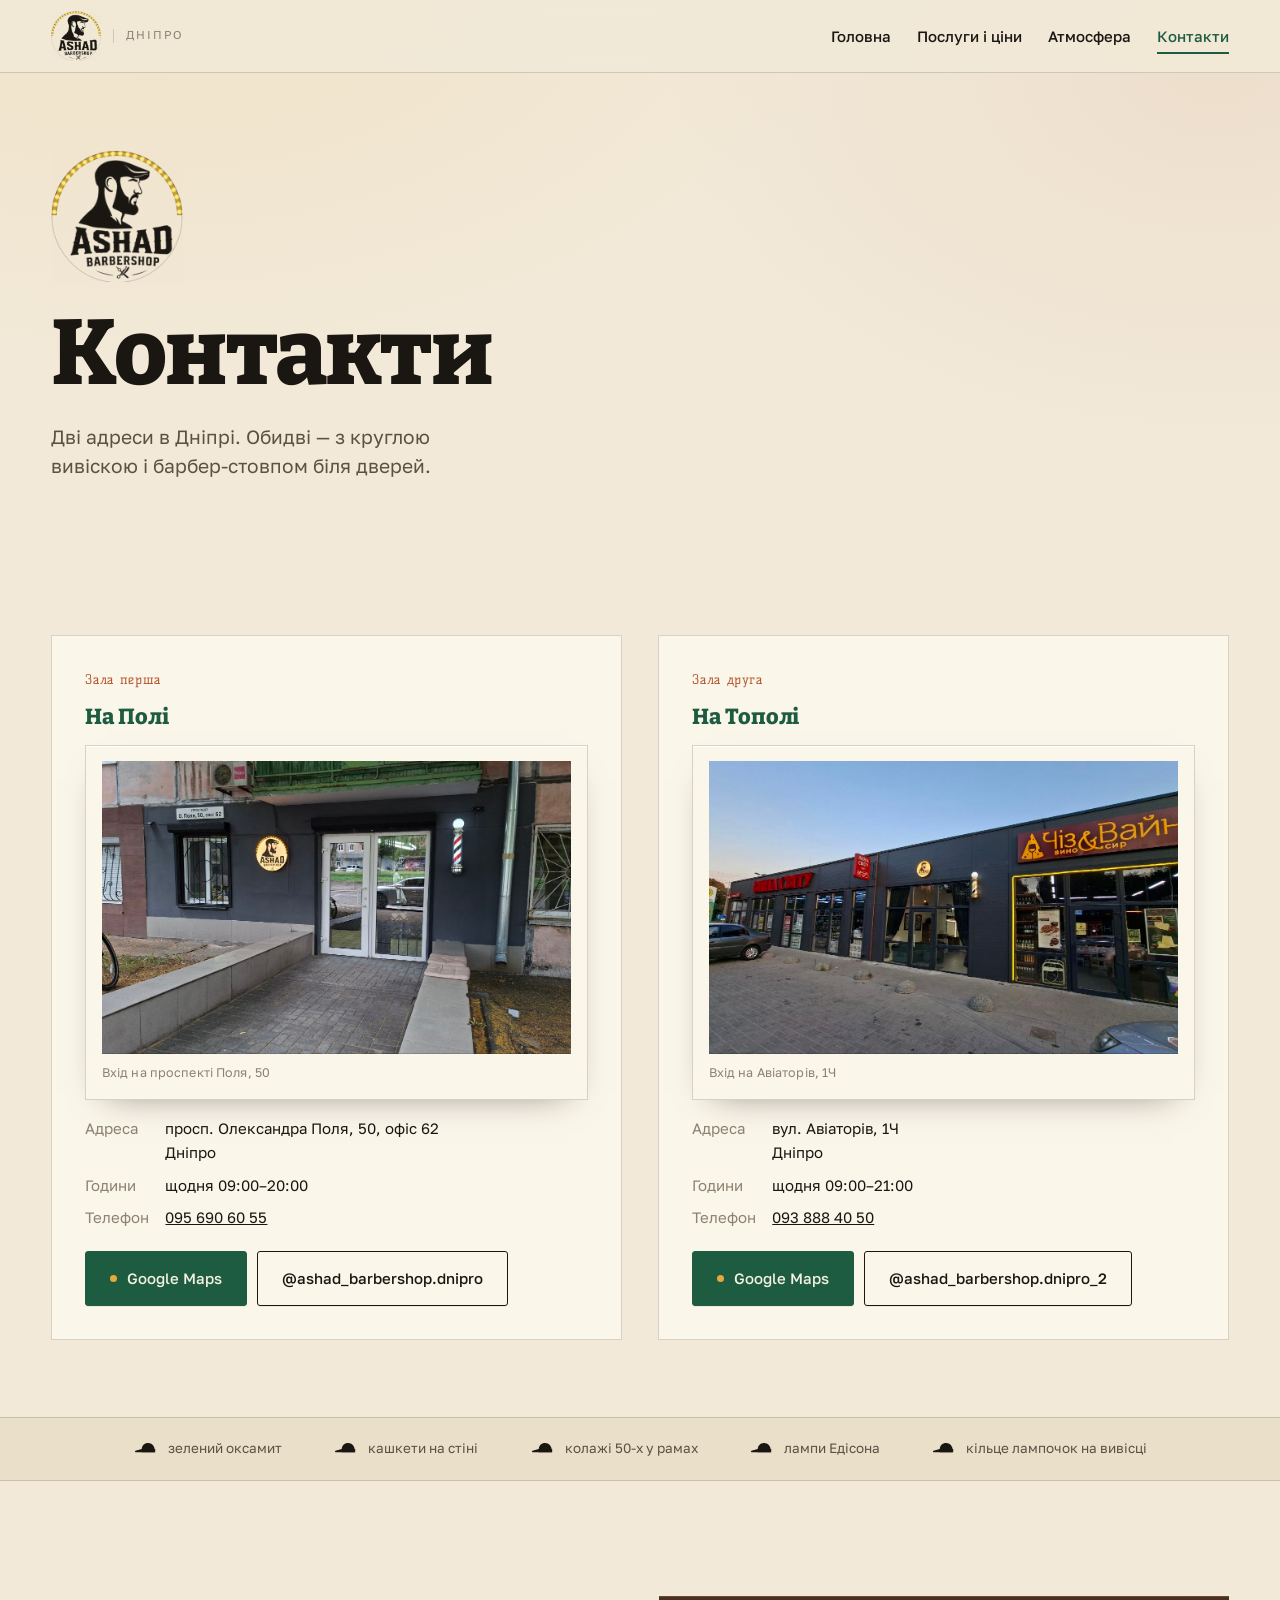
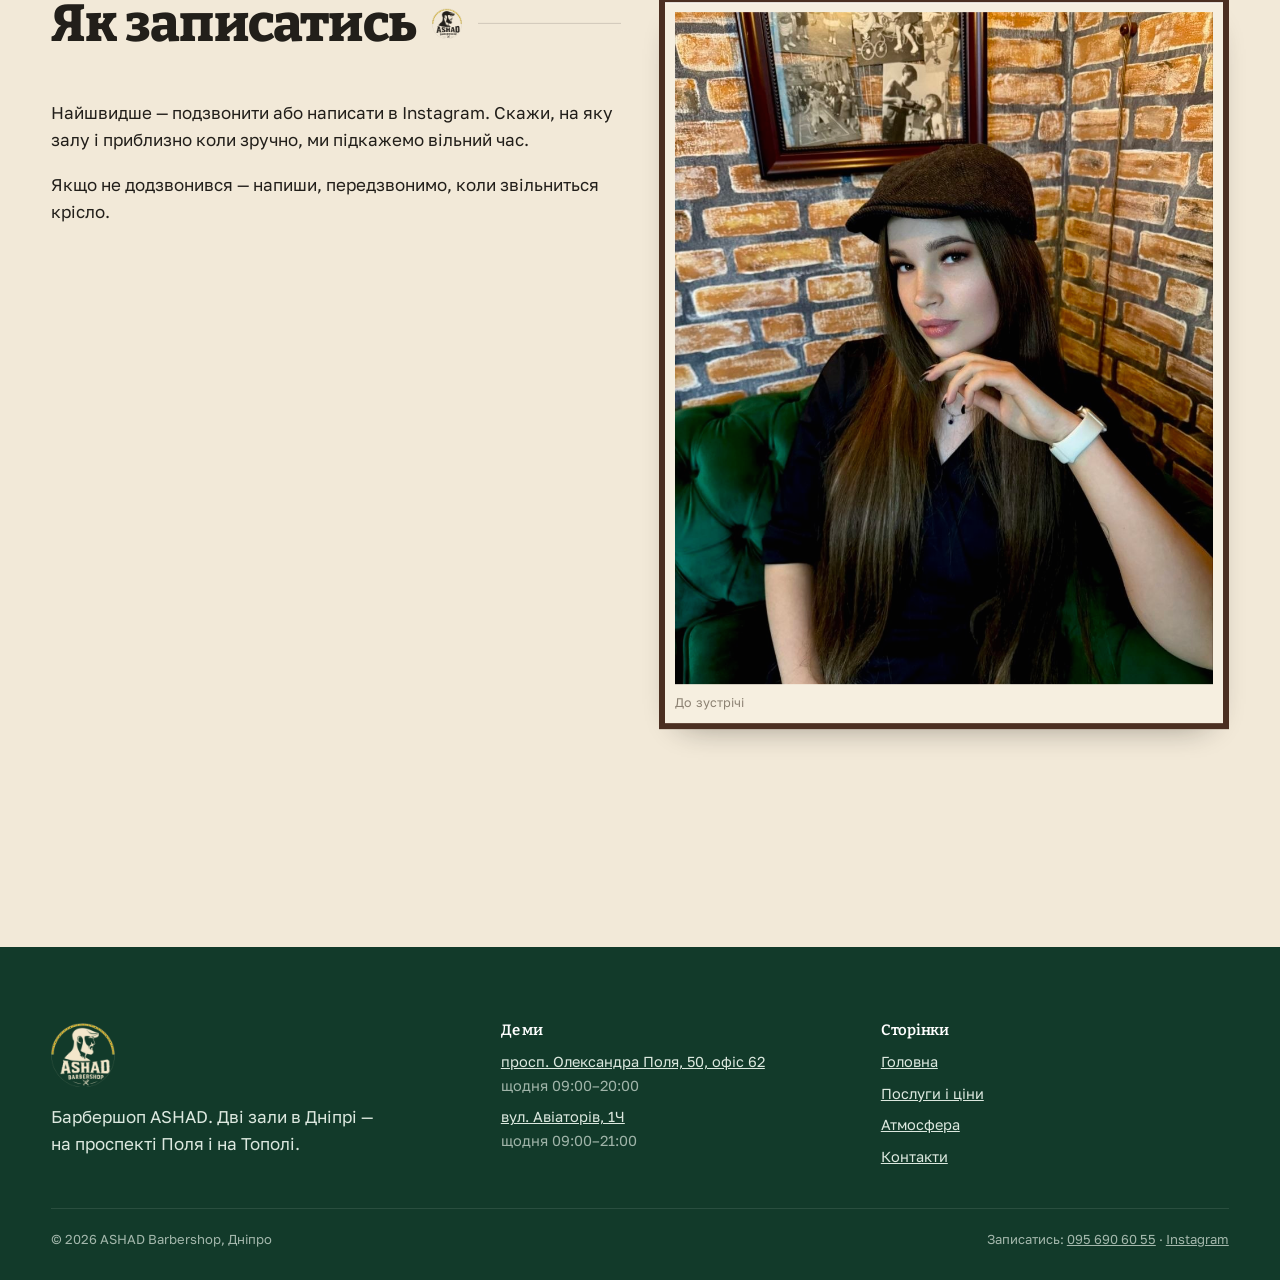
<file: kontakty.html>
<!doctype html>
<html lang="uk" class="no-js">
<head>
<meta charset="utf-8">
<meta name="viewport" content="width=device-width, initial-scale=1">
<title>Контакти — ASHAD Barbershop у Дніпрі</title>
<meta name="description" content="Адреси барбершопу ASHAD у Дніпрі: просп. Олександра Поля, 50, офіс 62 (09:00–19:00) і вул. Авіаторів, 1Ш (09:00–21:00).">
<link rel="canonical" href="https://bashevnik.github.io/ashad-barbershop/kontakty.html">
<meta property="og:type" content="website">
<meta property="og:site_name" content="ASHAD Barbershop">
<meta property="og:locale" content="uk_UA">
<meta property="og:title" content="Контакти — ASHAD Barbershop у Дніпрі">
<meta property="og:description" content="Адреси барбершопу ASHAD у Дніпрі: просп. Олександра Поля, 50, офіс 62 (09:00–19:00) і вул. Авіаторів, 1Ш (09:00–21:00).">
<meta property="og:url" content="https://bashevnik.github.io/ashad-barbershop/kontakty.html">
<meta property="og:image" content="https://bashevnik.github.io/ashad-barbershop/assets/photo_5222409327333810366_y.jpg">
<meta name="twitter:card" content="summary_large_image">
<meta name="theme-color" content="#F2E9D8">
<link rel="icon" href="assets/logo.png">
<link rel="preload" href="fonts/bitter-800-cyrillic.woff2" as="font" type="font/woff2" crossorigin>
<link rel="preload" href="fonts/golos-text-400-cyrillic.woff2" as="font" type="font/woff2" crossorigin>
<link rel="stylesheet" href="css/style.css">
<script>document.documentElement.className="js";</script>
<script type="application/ld+json">{"@context":"https://schema.org","@type":"HairSalon","name":"ASHAD Barbershop","description":"Барбершоп у Дніпрі: дві зали — на проспекті Олександра Поля та на вулиці Авіаторів (Тополь).","url":"https://bashevnik.github.io/ashad-barbershop/","image":"https://bashevnik.github.io/ashad-barbershop/assets/photo_5222409327333810366_y.jpg","priceRange":"600–1100 ₴","currenciesAccepted":"UAH","areaServed":"Дніпро","telephone":"+380956906055","sameAs":["https://instagram.com/ashad_barbershop.dnipro","https://instagram.com/ashad_barbershop.dnipro_2"],"makesOffer":[{"@type":"Offer","itemOffered":{"@type":"Service","name":"Стрижка"},"price":"750","priceCurrency":"UAH"},{"@type":"Offer","itemOffered":{"@type":"Service","name":"Стрижка + борода"},"price":"1100","priceCurrency":"UAH"},{"@type":"Offer","itemOffered":{"@type":"Service","name":"Борода"},"price":"600","priceCurrency":"UAH"},{"@type":"Offer","itemOffered":{"@type":"Service","name":"Камуфляж"},"price":"350","priceCurrency":"UAH"},{"@type":"Offer","itemOffered":{"@type":"Service","name":"Ваксинг"},"price":"100","priceCurrency":"UAH"}],"department":[{"@type":"HairSalon","name":"ASHAD Barbershop — На Полі","telephone":"+380956906055","sameAs":["https://instagram.com/ashad_barbershop.dnipro"],"hasMap":"https://maps.google.com/?cid=17836078881062854415","address":{"@type":"PostalAddress","streetAddress":"просп. Олександра Поля, 50, офіс 62","addressLocality":"Дніпро","addressRegion":"Дніпропетровська область","addressCountry":"UA"},"openingHoursSpecification":{"@type":"OpeningHoursSpecification","dayOfWeek":["Monday","Tuesday","Wednesday","Thursday","Friday","Saturday","Sunday"],"opens":"09:00","closes":"20:00"}},{"@type":"HairSalon","name":"ASHAD Barbershop — На Тополі","telephone":"+380938884050","sameAs":["https://instagram.com/ashad_barbershop.dnipro_2"],"hasMap":"https://www.google.com/maps/search/?api=1&query=ASHAD%20Barbershop%20Dnipro%202","address":{"@type":"PostalAddress","streetAddress":"вул. Авіаторів, 1Ч","addressLocality":"Дніпро","addressRegion":"Дніпропетровська область","addressCountry":"UA"},"openingHoursSpecification":{"@type":"OpeningHoursSpecification","dayOfWeek":["Monday","Tuesday","Wednesday","Thursday","Friday","Saturday","Sunday"],"opens":"09:00","closes":"21:00"}}]}</script>
</head>
<body>
<div id="curtain" aria-hidden="true"><img class="mark curtain__mark" src="assets/logo-light.png" alt="ASHAD Barbershop" width="320" height="320" decoding="async"></div>

<div class="scrim" aria-hidden="true"></div>
<header class="hdr">
  <div class="wrap hdr__in">
    <a class="brand" href="index.html">
      <img class="mark brand__logo" src="assets/logo-mark.png" alt="ASHAD Barbershop" width="320" height="320" decoding="async">
      <span class="brand__city">Дніпро</span>
    </a>
    <button class="burger" type="button" aria-label="Меню" aria-expanded="false" aria-controls="nav"><span></span></button>
    <nav class="nav" id="nav" aria-label="Головне меню">
      <a href="index.html">Головна</a>
      <a href="posluhy.html">Послуги і ціни</a>
      <a href="atmosfera.html">Атмосфера</a>
      <a href="kontakty.html" aria-current="page">Контакти</a>
    </nav>
  </div>
</header>
<main id="main">

<section class="sec sec--tight">
  <div class="wrap">
    <img class="mark hero__mark" src="assets/logo-mark.png" alt="ASHAD Barbershop" width="320" height="320" decoding="async">
    <h1>Контакти</h1>
    <p class="lead" style="margin-top:22px">Дві адреси в Дніпрі. Обидві — з круглою вивіскою і барбер-стовпом біля дверей.</p>
  </div>
</section>

<section class="sec--tight">
  <div class="wrap cards">
    <article class="card reveal">
      <span class="hall__tag">Зала перша</span>
      <h3>На Полі</h3>
      <figure class="frame "><img src="assets/photo_5222409327333810366_y.jpg" alt="Вхід на проспекті Поля, 50" loading="lazy" decoding="async"><figcaption>Вхід на проспекті Поля, 50</figcaption></figure>
      <dl>
        <dt>Адреса</dt><dd>просп. Олександра Поля, 50, офіс 62<br>Дніпро</dd>
        <dt>Години</dt><dd>щодня 09:00–20:00</dd>
        <dt>Телефон</dt><dd><a href="tel:+380956906055">095 690 60 55</a></dd>
      </dl>
      <div class="card__links">
        <a class="btn" href="https://maps.google.com/?cid=17836078881062854415" target="_blank" rel="noopener"><span class="btn__dot"></span>Google Maps</a>
        <a class="btn btn--ghost" href="https://instagram.com/ashad_barbershop.dnipro" target="_blank" rel="noopener">@ashad_barbershop.dnipro</a>
      </div>
    </article>
    <article class="card reveal">
      <span class="hall__tag">Зала друга</span>
      <h3>На Тополі</h3>
      <figure class="frame "><img src="assets/photo_5456503783908121708_y.jpg" alt="Вхід на Авіаторів, 1Ч" loading="lazy" decoding="async"><figcaption>Вхід на Авіаторів, 1Ч</figcaption></figure>
      <dl>
        <dt>Адреса</dt><dd>вул. Авіаторів, 1Ч<br>Дніпро</dd>
        <dt>Години</dt><dd>щодня 09:00–21:00</dd>
        <dt>Телефон</dt><dd><a href="tel:+380938884050">093 888 40 50</a></dd>
      </dl>
      <div class="card__links">
        <a class="btn" href="https://www.google.com/maps/search/?api=1&query=ASHAD%20Barbershop%20Dnipro%202" target="_blank" rel="noopener"><span class="btn__dot"></span>Google Maps</a>
        <a class="btn btn--ghost" href="https://instagram.com/ashad_barbershop.dnipro_2" target="_blank" rel="noopener">@ashad_barbershop.dnipro_2</a>
      </div>
    </article>
  </div>
</section>


<section class="caps" aria-hidden="true">
  <div class="wrap caps__row">
    <span class="caps__item"><svg  viewBox="0 0 48 30" fill="currentColor" aria-hidden="true"><path d="M16 21v-5c0-7 5-12 12-12s12 6 12 13v4z"/><path d="M41 21H5c-1.6 0-2-2-.4-2.6L16 15h25z"/></svg>зелений оксамит</span>
    <span class="caps__item"><svg  viewBox="0 0 48 30" fill="currentColor" aria-hidden="true"><path d="M16 21v-5c0-7 5-12 12-12s12 6 12 13v4z"/><path d="M41 21H5c-1.6 0-2-2-.4-2.6L16 15h25z"/></svg>кашкети на стіні</span>
    <span class="caps__item"><svg  viewBox="0 0 48 30" fill="currentColor" aria-hidden="true"><path d="M16 21v-5c0-7 5-12 12-12s12 6 12 13v4z"/><path d="M41 21H5c-1.6 0-2-2-.4-2.6L16 15h25z"/></svg>колажі 50-х у рамах</span>
    <span class="caps__item"><svg  viewBox="0 0 48 30" fill="currentColor" aria-hidden="true"><path d="M16 21v-5c0-7 5-12 12-12s12 6 12 13v4z"/><path d="M41 21H5c-1.6 0-2-2-.4-2.6L16 15h25z"/></svg>лампи Едісона</span>
    <span class="caps__item"><svg  viewBox="0 0 48 30" fill="currentColor" aria-hidden="true"><path d="M16 21v-5c0-7 5-12 12-12s12 6 12 13v4z"/><path d="M41 21H5c-1.6 0-2-2-.4-2.6L16 15h25z"/></svg>кільце лампочок на вивісці</span>
  </div>
</section>

<section class="sec">
  <div class="wrap halls">
    <div class="reveal">
      <div class="rule"><h2>Як записатись</h2><img class="mark rule__mark" src="assets/logo-mark.png" alt="ASHAD Barbershop" width="320" height="320" decoding="async"></div>
      <p>Найшвидше — подзвонити або написати в Instagram. Скажи, на яку залу і приблизно коли зручно, ми підкажемо вільний час.</p>
      <p>Якщо не додзвонився — напиши, передзвонимо, коли звільниться крісло.</p>
    </div>
    <figure class="frame frame--wood reveal frame--tilt-r">
      <img src="assets/photo_5222409327333810364_y.jpg" alt="Майстриня в кашкеті на зеленому дивані" loading="lazy">
      <figcaption>До зустрічі</figcaption>
    </figure>
  </div>
</section>

</main>

<footer class="ftr">
  <div class="wrap">
    <div class="ftr__grid">
      <div>
        <img class="mark ftr__mark" src="assets/logo-light.png" alt="ASHAD Barbershop" width="320" height="320" decoding="async">
        <p style="max-width:30ch;margin:0">Барбершоп ASHAD. Дві зали в Дніпрі — на проспекті Поля і на Тополі.</p>
      </div>
      <div>
        <h4>Де ми</h4>
        <ul>
          <li><a href="https://maps.google.com/?cid=17836078881062854415" target="_blank" rel="noopener">просп. Олександра Поля, 50, офіс 62</a><br><span style="opacity:.7">щодня 09:00–20:00</span></li>
          <li><a href="https://www.google.com/maps/search/?api=1&query=ASHAD%20Barbershop%20Dnipro%202" target="_blank" rel="noopener">вул. Авіаторів, 1Ч</a><br><span style="opacity:.7">щодня 09:00–21:00</span></li>
        </ul>
      </div>
      <div>
        <h4>Сторінки</h4>
        <ul><li><a href="index.html">Головна</a></li><li><a href="posluhy.html">Послуги і ціни</a></li><li><a href="atmosfera.html">Атмосфера</a></li><li><a href="kontakty.html">Контакти</a></li></ul>
      </div>
    </div>
    <div class="ftr__bottom">
      <span>© <span id="year">2026</span> ASHAD Barbershop, Дніпро</span>
      <span>Записатись: <a href="tel:+380956906055">095 690 60 55</a> · <a href="https://instagram.com/ashad_barbershop.dnipro" target="_blank" rel="noopener">Instagram</a></span>
    </div>
  </div>
</footer>
<script src="js/lib/gsap.min.js"></script>
<script src="js/lib/ScrollTrigger.min.js"></script>
<script src="js/lib/lax.min.js"></script>
<script src="js/app.js"></script>
</body>
</html>
</file>
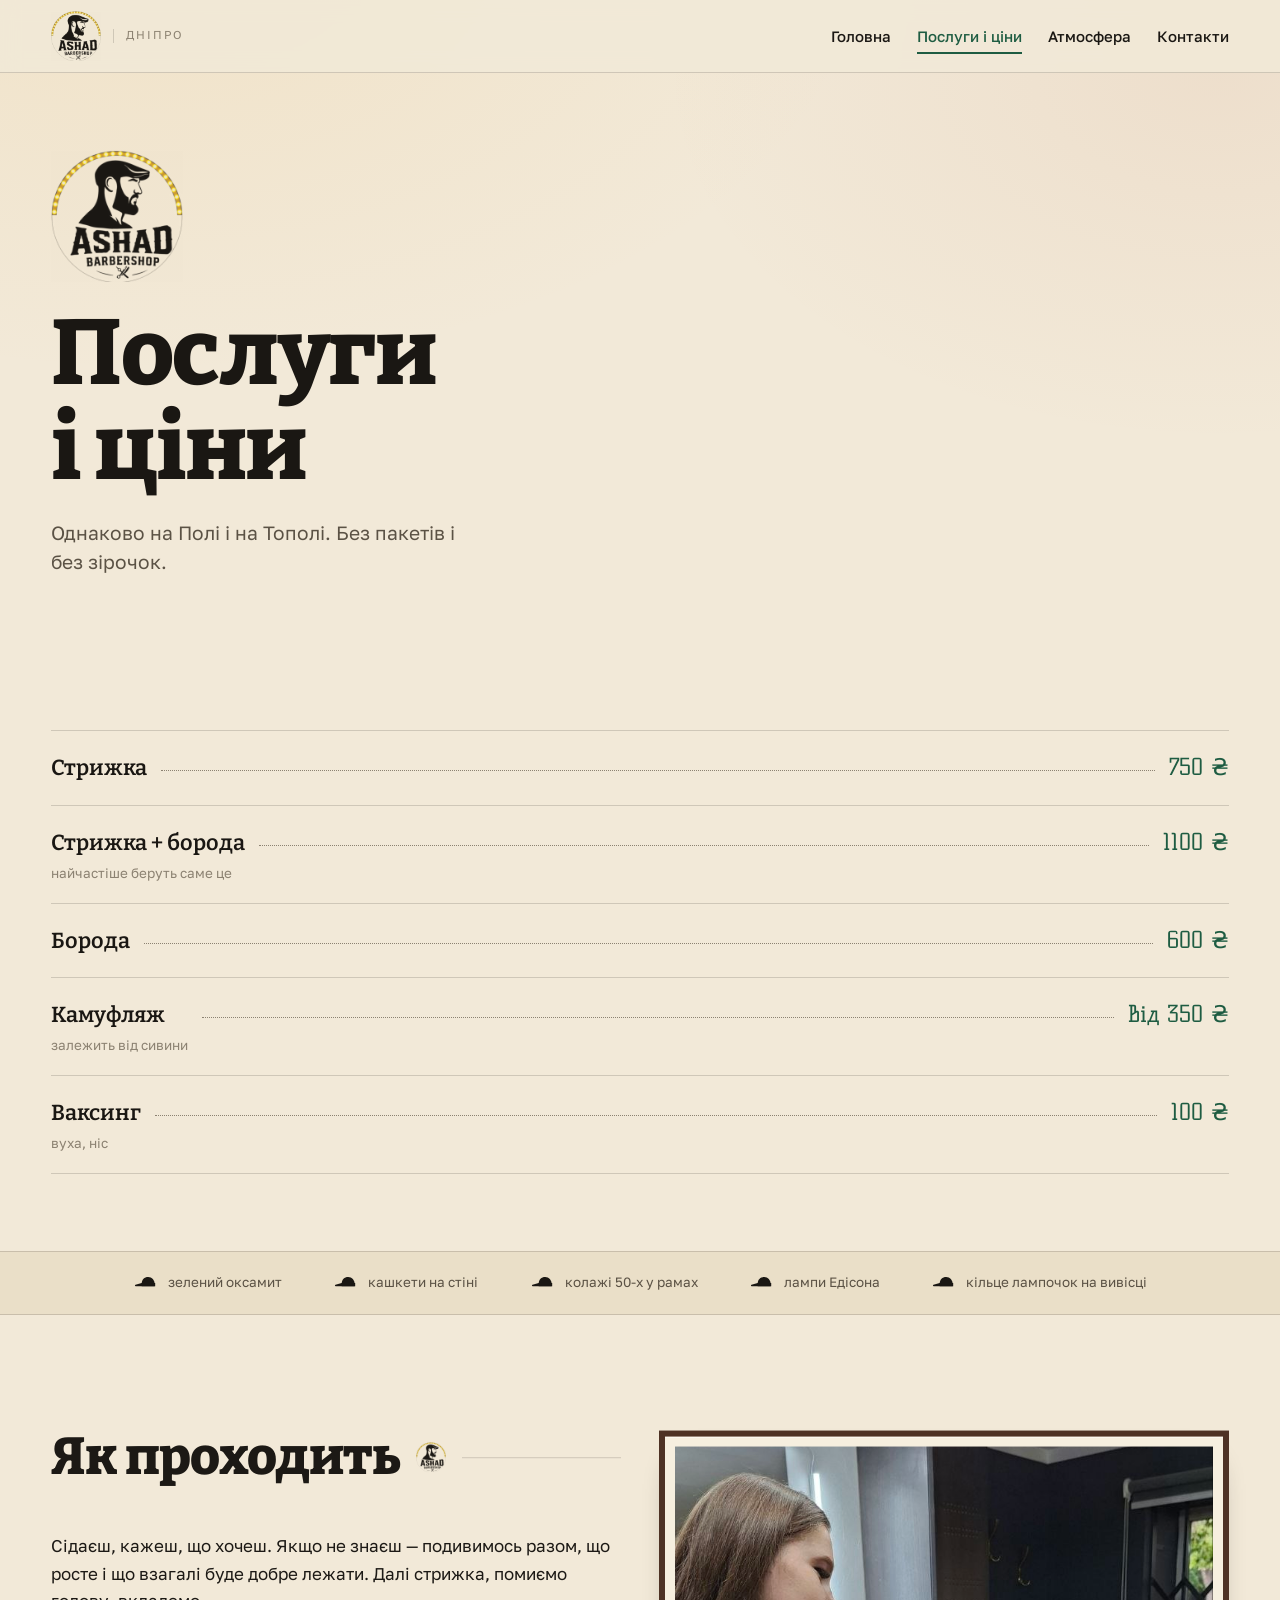
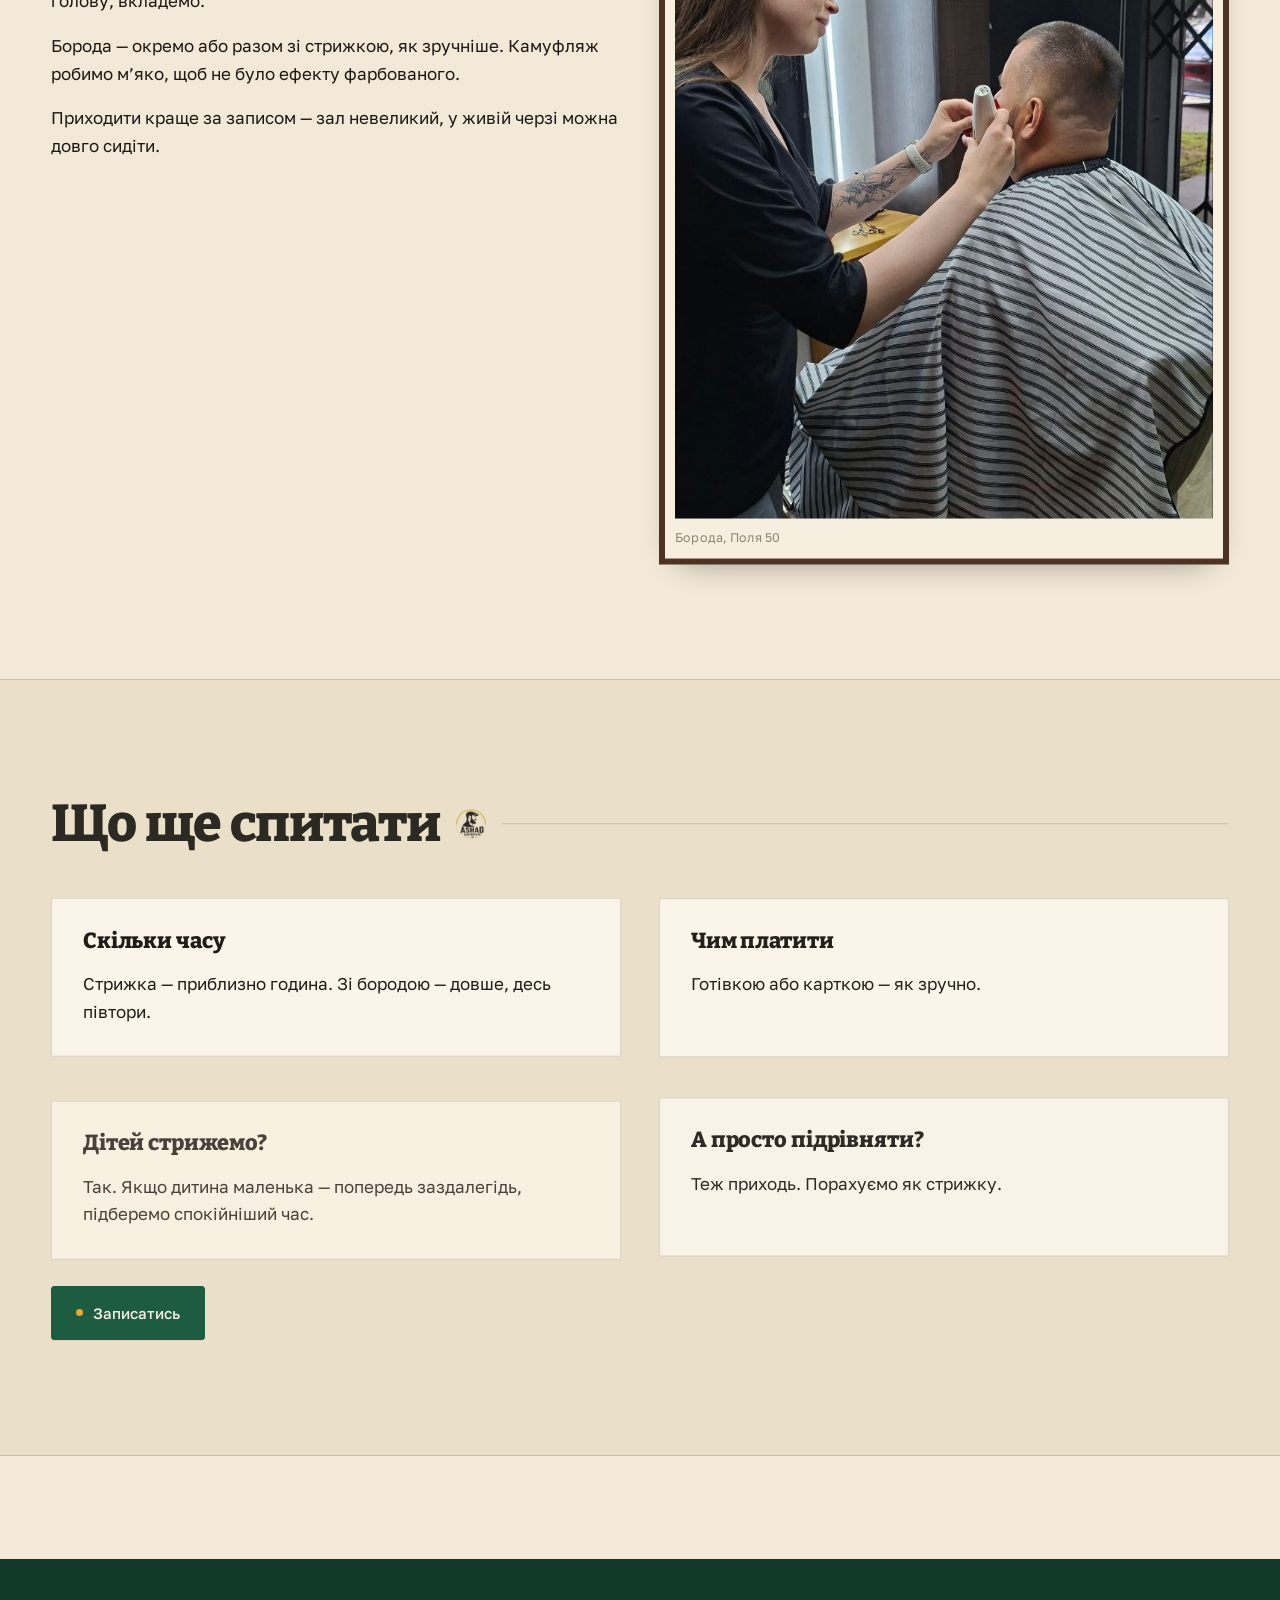
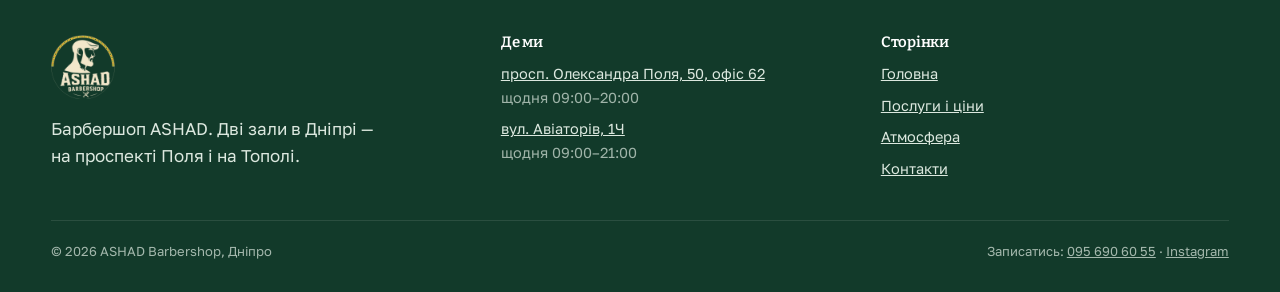
<file: posluhy.html>
<!doctype html>
<html lang="uk" class="no-js">
<head>
<meta charset="utf-8">
<meta name="viewport" content="width=device-width, initial-scale=1">
<title>Послуги і ціни — ASHAD Barbershop, Дніпро</title>
<meta name="description" content="Ціни барбершопу ASHAD у Дніпрі: стрижка 750 ₴, стрижка з бородою 1100 ₴, борода 600 ₴, камуфляж від 350 ₴, ваксинг 100 ₴.">
<link rel="canonical" href="https://bashevnik.github.io/ashad-barbershop/posluhy.html">
<meta property="og:type" content="website">
<meta property="og:site_name" content="ASHAD Barbershop">
<meta property="og:locale" content="uk_UA">
<meta property="og:title" content="Послуги і ціни — ASHAD Barbershop, Дніпро">
<meta property="og:description" content="Ціни барбершопу ASHAD у Дніпрі: стрижка 750 ₴, стрижка з бородою 1100 ₴, борода 600 ₴, камуфляж від 350 ₴, ваксинг 100 ₴.">
<meta property="og:url" content="https://bashevnik.github.io/ashad-barbershop/posluhy.html">
<meta property="og:image" content="https://bashevnik.github.io/ashad-barbershop/assets/photo_5222409327333810370_y.jpg">
<meta name="twitter:card" content="summary_large_image">
<meta name="theme-color" content="#F2E9D8">
<link rel="icon" href="assets/logo.png">
<link rel="preload" href="fonts/bitter-800-cyrillic.woff2" as="font" type="font/woff2" crossorigin>
<link rel="preload" href="fonts/golos-text-400-cyrillic.woff2" as="font" type="font/woff2" crossorigin>
<link rel="stylesheet" href="css/style.css">
<script>document.documentElement.className="js";</script>
<script type="application/ld+json">{"@context":"https://schema.org","@type":"HairSalon","name":"ASHAD Barbershop","description":"Барбершоп у Дніпрі: дві зали — на проспекті Олександра Поля та на вулиці Авіаторів (Тополь).","url":"https://bashevnik.github.io/ashad-barbershop/","image":"https://bashevnik.github.io/ashad-barbershop/assets/photo_5222409327333810366_y.jpg","priceRange":"600–1100 ₴","currenciesAccepted":"UAH","areaServed":"Дніпро","telephone":"+380956906055","sameAs":["https://instagram.com/ashad_barbershop.dnipro","https://instagram.com/ashad_barbershop.dnipro_2"],"makesOffer":[{"@type":"Offer","itemOffered":{"@type":"Service","name":"Стрижка"},"price":"750","priceCurrency":"UAH"},{"@type":"Offer","itemOffered":{"@type":"Service","name":"Стрижка + борода"},"price":"1100","priceCurrency":"UAH"},{"@type":"Offer","itemOffered":{"@type":"Service","name":"Борода"},"price":"600","priceCurrency":"UAH"},{"@type":"Offer","itemOffered":{"@type":"Service","name":"Камуфляж"},"price":"350","priceCurrency":"UAH"},{"@type":"Offer","itemOffered":{"@type":"Service","name":"Ваксинг"},"price":"100","priceCurrency":"UAH"}],"department":[{"@type":"HairSalon","name":"ASHAD Barbershop — На Полі","telephone":"+380956906055","sameAs":["https://instagram.com/ashad_barbershop.dnipro"],"hasMap":"https://maps.google.com/?cid=17836078881062854415","address":{"@type":"PostalAddress","streetAddress":"просп. Олександра Поля, 50, офіс 62","addressLocality":"Дніпро","addressRegion":"Дніпропетровська область","addressCountry":"UA"},"openingHoursSpecification":{"@type":"OpeningHoursSpecification","dayOfWeek":["Monday","Tuesday","Wednesday","Thursday","Friday","Saturday","Sunday"],"opens":"09:00","closes":"20:00"}},{"@type":"HairSalon","name":"ASHAD Barbershop — На Тополі","telephone":"+380938884050","sameAs":["https://instagram.com/ashad_barbershop.dnipro_2"],"hasMap":"https://www.google.com/maps/search/?api=1&query=ASHAD%20Barbershop%20Dnipro%202","address":{"@type":"PostalAddress","streetAddress":"вул. Авіаторів, 1Ч","addressLocality":"Дніпро","addressRegion":"Дніпропетровська область","addressCountry":"UA"},"openingHoursSpecification":{"@type":"OpeningHoursSpecification","dayOfWeek":["Monday","Tuesday","Wednesday","Thursday","Friday","Saturday","Sunday"],"opens":"09:00","closes":"21:00"}}]}</script>
</head>
<body>
<div id="curtain" aria-hidden="true"><img class="mark curtain__mark" src="assets/logo-light.png" alt="ASHAD Barbershop" width="320" height="320" decoding="async"></div>

<div class="scrim" aria-hidden="true"></div>
<header class="hdr">
  <div class="wrap hdr__in">
    <a class="brand" href="index.html">
      <img class="mark brand__logo" src="assets/logo-mark.png" alt="ASHAD Barbershop" width="320" height="320" decoding="async">
      <span class="brand__city">Дніпро</span>
    </a>
    <button class="burger" type="button" aria-label="Меню" aria-expanded="false" aria-controls="nav"><span></span></button>
    <nav class="nav" id="nav" aria-label="Головне меню">
      <a href="index.html">Головна</a>
      <a href="posluhy.html" aria-current="page">Послуги і ціни</a>
      <a href="atmosfera.html">Атмосфера</a>
      <a href="kontakty.html">Контакти</a>
    </nav>
  </div>
</header>
<main id="main">

<section class="sec sec--tight">
  <div class="wrap">
    <img class="mark hero__mark" src="assets/logo-mark.png" alt="ASHAD Barbershop" width="320" height="320" decoding="async">
    <h1>Послуги<br>і ціни</h1>
    <p class="lead" style="margin-top:22px">Однаково на Полі і на Тополі. Без пакетів і без зірочок.</p>
  </div>
</section>

<section class="sec--tight">
  <div class="wrap">
<ul class="price">
  <li>
    <span class="price__name">Стрижка</span>
    <span class="price__dots"></span>
    <span class="price__val">750 ₴</span>
  </li>
  <li>
    <span class="price__name">Стрижка + борода<span class="price__note">найчастіше беруть саме це</span></span>
    <span class="price__dots"></span>
    <span class="price__val">1100 ₴</span>
  </li>
  <li>
    <span class="price__name">Борода</span>
    <span class="price__dots"></span>
    <span class="price__val">600 ₴</span>
  </li>
  <li>
    <span class="price__name">Камуфляж<span class="price__note">залежить від сивини</span></span>
    <span class="price__dots"></span>
    <span class="price__val">від 350 ₴</span>
  </li>
  <li>
    <span class="price__name">Ваксинг<span class="price__note">вуха, ніс</span></span>
    <span class="price__dots"></span>
    <span class="price__val">100 ₴</span>
  </li>
</ul></div>
</section>


<section class="caps" aria-hidden="true">
  <div class="wrap caps__row">
    <span class="caps__item"><svg  viewBox="0 0 48 30" fill="currentColor" aria-hidden="true"><path d="M16 21v-5c0-7 5-12 12-12s12 6 12 13v4z"/><path d="M41 21H5c-1.6 0-2-2-.4-2.6L16 15h25z"/></svg>зелений оксамит</span>
    <span class="caps__item"><svg  viewBox="0 0 48 30" fill="currentColor" aria-hidden="true"><path d="M16 21v-5c0-7 5-12 12-12s12 6 12 13v4z"/><path d="M41 21H5c-1.6 0-2-2-.4-2.6L16 15h25z"/></svg>кашкети на стіні</span>
    <span class="caps__item"><svg  viewBox="0 0 48 30" fill="currentColor" aria-hidden="true"><path d="M16 21v-5c0-7 5-12 12-12s12 6 12 13v4z"/><path d="M41 21H5c-1.6 0-2-2-.4-2.6L16 15h25z"/></svg>колажі 50-х у рамах</span>
    <span class="caps__item"><svg  viewBox="0 0 48 30" fill="currentColor" aria-hidden="true"><path d="M16 21v-5c0-7 5-12 12-12s12 6 12 13v4z"/><path d="M41 21H5c-1.6 0-2-2-.4-2.6L16 15h25z"/></svg>лампи Едісона</span>
    <span class="caps__item"><svg  viewBox="0 0 48 30" fill="currentColor" aria-hidden="true"><path d="M16 21v-5c0-7 5-12 12-12s12 6 12 13v4z"/><path d="M41 21H5c-1.6 0-2-2-.4-2.6L16 15h25z"/></svg>кільце лампочок на вивісці</span>
  </div>
</section>

<section class="sec">
  <div class="wrap halls">
    <div class="reveal">
      <div class="rule"><h2>Як проходить</h2><img class="mark rule__mark" src="assets/logo-mark.png" alt="ASHAD Barbershop" width="320" height="320" decoding="async"></div>
      <p>Сідаєш, кажеш, що хочеш. Якщо не знаєш — подивимось разом, що росте і що взагалі буде добре лежати. Далі стрижка, помиємо голову, вкладемо.</p>
      <p>Борода — окремо або разом зі стрижкою, як зручніше. Камуфляж робимо м’яко, щоб не було ефекту фарбованого.</p>
      <p>Приходити краще за записом — зал невеликий, у живій черзі можна довго сидіти.</p>
    </div>
    <figure class="frame frame--wood reveal frame--tilt-l">
      <img src="assets/photo_5222409327333810370_y.jpg" alt="Майстриня підрівнює бороду біля вікна" loading="lazy">
      <figcaption>Борода, Поля 50</figcaption>
    </figure>
  </div>
</section>

<section class="sec" style="background:var(--paper-2);border-block:1px solid var(--line)">
  <div class="wrap">
    <div class="rule reveal"><h2>Що ще спитати</h2><img class="mark rule__mark" src="assets/logo-mark.png" alt="ASHAD Barbershop" width="320" height="320" decoding="async"></div>
    <div class="halls">
      <div class="hall reveal"><h3>Скільки часу</h3><p>Стрижка — приблизно година. Зі бородою — довше, десь півтори.</p></div>
      <div class="hall reveal"><h3>Чим платити</h3><p>Готівкою або карткою — як зручно.</p></div>
      <div class="hall reveal"><h3>Дітей стрижемо?</h3><p>Так. Якщо дитина маленька — попередь заздалегідь, підберемо спокійніший час.</p></div>
      <div class="hall reveal"><h3>А просто підрівняти?</h3><p>Теж приходь. Порахуємо як стрижку.</p></div>
    </div>
    <p style="margin-top:32px"><a class="btn" href="kontakty.html"><span class="btn__dot"></span>Записатись</a></p>
  </div>
</section>

</main>

<footer class="ftr">
  <div class="wrap">
    <div class="ftr__grid">
      <div>
        <img class="mark ftr__mark" src="assets/logo-light.png" alt="ASHAD Barbershop" width="320" height="320" decoding="async">
        <p style="max-width:30ch;margin:0">Барбершоп ASHAD. Дві зали в Дніпрі — на проспекті Поля і на Тополі.</p>
      </div>
      <div>
        <h4>Де ми</h4>
        <ul>
          <li><a href="https://maps.google.com/?cid=17836078881062854415" target="_blank" rel="noopener">просп. Олександра Поля, 50, офіс 62</a><br><span style="opacity:.7">щодня 09:00–20:00</span></li>
          <li><a href="https://www.google.com/maps/search/?api=1&query=ASHAD%20Barbershop%20Dnipro%202" target="_blank" rel="noopener">вул. Авіаторів, 1Ч</a><br><span style="opacity:.7">щодня 09:00–21:00</span></li>
        </ul>
      </div>
      <div>
        <h4>Сторінки</h4>
        <ul><li><a href="index.html">Головна</a></li><li><a href="posluhy.html">Послуги і ціни</a></li><li><a href="atmosfera.html">Атмосфера</a></li><li><a href="kontakty.html">Контакти</a></li></ul>
      </div>
    </div>
    <div class="ftr__bottom">
      <span>© <span id="year">2026</span> ASHAD Barbershop, Дніпро</span>
      <span>Записатись: <a href="tel:+380956906055">095 690 60 55</a> · <a href="https://instagram.com/ashad_barbershop.dnipro" target="_blank" rel="noopener">Instagram</a></span>
    </div>
  </div>
</footer>
<script src="js/lib/gsap.min.js"></script>
<script src="js/lib/ScrollTrigger.min.js"></script>
<script src="js/lib/lax.min.js"></script>
<script src="js/app.js"></script>
</body>
</html>
</file>
<file: css/style.css>
@import url("fonts.css");

/* ─────────────────────────────────────────────
   ASHAD BARBERSHOP — Дніпро
   Кольори зняті з залів: тепла штукатурка,
   зелений оксамит честерфілда, цегла, лампи.
   ───────────────────────────────────────────── */

:root{
  --paper:      #F2E9D8;
  --paper-2:    #EADFC8;
  --plaster:    #E4D7BE;
  --ink:        #1A1713;
  --ink-soft:   #5B5245;
  --ink-faint:  #8C8272;

  --green:      #1E5C42;
  --green-deep: #123A2A;
  --green-soft: #2F7B5A;

  --brick:      #B3562F;
  --bulb:       #E7A93A;

  --frame:      #4A2E20;
  --line:       rgba(26,23,19,.16);

  --hdr: 72px;
  --wrap: 1180px;
  --gut: clamp(20px, 4vw, 56px);

  --r-sm: 3px;
  --r-md: 6px;
}

*,*::before,*::after{ box-sizing:border-box; }

html{
  -webkit-text-size-adjust:100%;
  scroll-behavior:smooth;
}
@media (prefers-reduced-motion: reduce){ html{ scroll-behavior:auto; } }

body{
  margin:0;
  background:var(--paper);
  color:var(--ink);
  font-family:"Golos Text", system-ui, -apple-system, "Segoe UI", sans-serif;
  font-size:clamp(15px, .55vw + 13px, 17px);
  line-height:1.62;
  overflow-x:hidden;
  background-image:
    radial-gradient(1200px 700px at 12% -5%, rgba(231,169,58,.10), transparent 60%),
    radial-gradient(900px 600px at 95% 8%, rgba(179,86,47,.07), transparent 62%);
  background-attachment:fixed;
}

img,video{ max-width:100%; display:block; }
a{ color:inherit; }

h1,h2,h3,h4{
  font-family:"Bitter", Georgia, serif;
  font-weight:800;
  line-height:1.04;
  letter-spacing:-.015em;
  margin:0;
  text-wrap:balance;
}
h1{ font-size:clamp(38px, 7.4vw, 92px); }
h2{ font-size:clamp(28px, 4.4vw, 52px); }
h3{ font-size:clamp(19px, 1.7vw, 25px); letter-spacing:-.005em; }
p{ margin:0 0 1em; }
p:last-child{ margin-bottom:0; }

.wrap{ width:min(100% - var(--gut)*2, var(--wrap)); margin-inline:auto; }
.wrap-wide{ width:min(100% - var(--gut)*2, 1440px); margin-inline:auto; }

.sr{
  position:absolute; width:1px; height:1px; padding:0; margin:-1px;
  overflow:hidden; clip:rect(0 0 0 0); white-space:nowrap; border:0;
}

/* ── знак бренду: справжній логотип ────────── */
.mark{ display:block; height:auto; }
.rule__mark{ width:30px; flex:none; }
.ftr__mark{ width:64px; margin-bottom:16px; }

/* ── шапка ─────────────────────────────────── */
.hdr{
  position:sticky; top:0; z-index:60;
  background:color-mix(in srgb, var(--paper) 86%, transparent);
  backdrop-filter:blur(9px);
  -webkit-backdrop-filter:blur(9px);
  border-bottom:1px solid var(--line);
}
.hdr__in{
  display:flex; align-items:center; gap:18px;
  min-height:var(--hdr);
}
.brand{
  display:flex; align-items:center; gap:12px;
  text-decoration:none; margin-right:auto;
}
.brand__logo{ width:50px; flex:none; }
.brand__city{
  font-family:"Golos Text",sans-serif; text-transform:uppercase;
  font-size:11.5px; letter-spacing:.16em; color:var(--ink-faint);
  padding-left:12px; border-left:1px solid var(--line); line-height:1.2;
}
.nav{ display:flex; gap:26px; align-items:center; }
.nav a{
  text-decoration:none; font-size:15px; font-weight:500;
  padding:6px 0; position:relative; color:var(--ink);
}
.nav a::after{
  content:""; position:absolute; left:0; right:0; bottom:0; height:2px;
  background:var(--green); transform:scaleX(0); transform-origin:left;
  transition:transform .28s cubic-bezier(.2,.7,.3,1);
}
.nav a:hover::after,
.nav a[aria-current="page"]::after{ transform:scaleX(1); }
.nav a[aria-current="page"]{ color:var(--green); }

.burger{
  display:none; width:42px; height:42px; border:1px solid var(--line);
  border-radius:var(--r-sm); background:transparent; cursor:pointer;
  align-items:center; justify-content:center; flex:none;
}
.burger span{ display:block; width:18px; height:1.6px; background:var(--ink); position:relative; }
.burger span::before,.burger span::after{
  content:""; position:absolute; left:0; width:18px; height:1.6px; background:var(--ink);
  transition:transform .25s;
}
.burger span::before{ top:-6px; } .burger span::after{ top:6px; }
.is-menu .burger span{ background:transparent; }
.is-menu .burger span::before{ transform:translateY(6px) rotate(45deg); }
.is-menu .burger span::after{ transform:translateY(-6px) rotate(-45deg); }

/* ── кнопки ────────────────────────────────── */
.btn{
  display:inline-flex; align-items:center; gap:10px;
  padding:14px 24px; border-radius:var(--r-sm);
  background:var(--green); color:#F7F1E4; text-decoration:none;
  font-weight:500; font-size:15px; border:1px solid var(--green);
  transition:background .25s, transform .25s, box-shadow .25s;
  box-shadow:0 1px 0 rgba(0,0,0,.06);
}
.btn:hover{ background:var(--green-deep); transform:translateY(-2px); }
.btn--ghost{
  background:transparent; color:var(--ink); border-color:var(--ink);
}
.btn--ghost:hover{ background:var(--ink); color:var(--paper); }
.btn__dot{ width:7px; height:7px; border-radius:50%; background:var(--bulb); flex:none; }

/* ── секції ────────────────────────────────── */
.sec{ padding:clamp(64px, 9vw, 128px) 0; }
.sec--tight{ padding:clamp(48px, 6vw, 84px) 0; }

.lead{
  font-size:clamp(18px, 1.5vw, 22px);
  line-height:1.5; max-width:34ch; color:var(--ink-soft);
}

.rule{
  display:flex; align-items:center; gap:16px;
  margin:0 0 clamp(28px,4vw,48px);
}
.rule::after{ content:""; flex:1; height:1px; background:var(--line); }

.rule h2{ flex:0 1 auto; min-width:0; }

/* ── герой ─────────────────────────────────── */
.hero{
  position:relative; padding:clamp(46px,7vw,86px) 0 clamp(30px,4vw,52px);
  overflow:hidden;
}
.hero__grid{
  display:grid; grid-template-columns:1.05fr .95fr;
  gap:clamp(28px,5vw,72px); align-items:end;
}
.hero__mark{ width:clamp(96px,11vw,132px); margin-bottom:24px; }
.hero h1 em{ font-style:normal; color:var(--green); }
.hero__hand{
  font-family:"Kelly Slab", serif; font-size:clamp(17px,1.5vw,21px);
  color:var(--brick); margin:20px 0 0; line-height:1.4;
}
.hero__cta{ display:flex; flex-wrap:wrap; gap:12px; margin-top:30px; }

/* фото у рамці — як зі стіни в залі */
.frame{
  margin:0;                     /* figure має власний margin від браузера */
  background:#FBF6EA;
  padding:clamp(10px,1.2vw,18px);
  border:1px solid var(--line);
  box-shadow:
    0 1px 0 #fff inset,
    0 14px 34px -22px rgba(26,23,19,.55);
  position:relative;
}
.frame--wood{ border:6px solid var(--frame); padding:10px; background:#F6EFE0; }
.frame img{ width:100%; height:auto; object-fit:cover; display:block; }
.frame figcaption{
  font-size:12.5px; color:var(--ink-faint); padding-top:9px;
  font-family:"Golos Text",sans-serif; letter-spacing:.01em;
}
.frame--tilt-l{ transform:rotate(-1.4deg); }
.frame--tilt-r{ transform:rotate(1.1deg); }

.hero__photo{ margin:0; }
.hero__photo img{ aspect-ratio:4/5; }

/* ── смуга-кашкети (роздільник) ────────────── */
.caps{
  border-block:1px solid var(--line);
  background:var(--paper-2);
  padding:18px 0;
  overflow:hidden;
}
.caps__row{
  display:flex; gap:clamp(22px,4vw,54px); align-items:center;
  justify-content:center; flex-wrap:wrap;
}
.caps__item{
  display:inline-flex; align-items:center; gap:9px;
  font-size:13.5px; color:var(--ink-soft); white-space:nowrap;
}
.caps__item svg{ width:26px; height:26px; color:var(--ink); flex:none; }

/* ── прайс ─────────────────────────────────── */
.price{ list-style:none; margin:0; padding:0; }
.price li{
  display:flex; align-items:baseline; gap:14px;
  padding:18px 0; border-bottom:1px solid var(--line);
}
.price li:first-child{ border-top:1px solid var(--line); }
.price__name{ font-family:"Bitter",serif; font-weight:600; font-size:clamp(18px,1.7vw,24px); }
.price__dots{ flex:1; border-bottom:1px dotted var(--ink-faint); transform:translateY(-4px); }
.price__val{
  font-family:"Kelly Slab",serif; font-size:clamp(19px,1.8vw,26px);
  color:var(--green); white-space:nowrap;
}
.price__note{ display:block; font-size:13.5px; color:var(--ink-faint); font-family:"Golos Text",sans-serif; font-weight:400; margin-top:2px; }

/* ── зали ──────────────────────────────────── */
.halls{ display:grid; grid-template-columns:1fr 1fr; gap:clamp(20px,3vw,40px); }
.hall{
  background:#FBF6EA; border:1px solid var(--line); padding:clamp(20px,2.4vw,32px);
  display:flex; flex-direction:column; gap:18px;
}
.hall__tag{
  font-family:"Kelly Slab",serif; font-size:13px; color:var(--brick);
  letter-spacing:.05em;
}
.hall__meta{ font-size:14.5px; color:var(--ink-soft); }
.hall__meta b{ color:var(--ink); font-weight:500; }
.hall .frame{ margin:0; }
.hall .frame img{ aspect-ratio:4/5; }
.halls > .frame img{ aspect-ratio:4/5; }
.card .frame img{ aspect-ratio:16/10; }

/* ── стіна колажів ─────────────────────────── */
.wall{
  display:grid;
  grid-template-columns:repeat(12,1fr);
  gap:clamp(12px,1.7vw,26px);
  align-items:start;
}
.wall figure{ margin:0; }
.wall .w3{ grid-column:span 3; }
.wall .w4{ grid-column:span 4; }
.wall .w5{ grid-column:span 5; }
.wall .w6{ grid-column:span 6; }
.wall .w7{ grid-column:span 7; }
.wall .tall img{ aspect-ratio:3/4; }
.wall .wide img{ aspect-ratio:16/10; }
.wall .sq img{ aspect-ratio:1/1; }
.wall .port img{ aspect-ratio:9/16; }   /* вертикальний кадр без обрізки */
.wall .down{ margin-top:clamp(18px,3.4vw,54px); }

/* ── стрічка вертикальних відео ────────────── */
/* заголовок зверху, картки — трохи нижче центру
   екрана, щоб текст блоку лишався видним */
.reel{
  min-height:100svh;
  display:flex; flex-direction:column; justify-content:center;
  padding:clamp(56px,7vw,96px) 0;
  overflow:hidden;
}
.reel__head{ margin-bottom:clamp(22px,3vw,40px); }
/* трохи піднімаємо групу, щоб картки зупинялися ледь нижче центру екрана */
.reel__track{ margin-bottom:clamp(0px,4vh,44px); }
.reel__hint{
  display:inline-flex; align-items:center; gap:9px;
  font-size:13px; color:var(--ink-faint); margin-top:10px;
}
.reel__hint svg{ width:17px; height:17px; }

.reel__track{
  display:flex; gap:clamp(12px,1.5vw,22px);
  overflow-x:auto; overscroll-behavior-x:contain;
  padding:6px var(--gut) 22px;
  scroll-snap-type:x mandatory;
  scrollbar-width:none; cursor:grab;
}
.reel__track::-webkit-scrollbar{ display:none; }
.reel__track.is-drag{ cursor:grabbing; scroll-snap-type:none; }
.reel__card{
  flex:0 0 auto; width:clamp(190px, 17vw, 262px);
  scroll-snap-align:center;
  position:relative; background:#0E0D0B;
  border:1px solid var(--line);
  box-shadow:0 18px 40px -28px rgba(26,23,19,.7);
}
.reel__card video{
  width:100%; aspect-ratio:9/16; object-fit:cover; display:block;
  background:#0E0D0B;
}
.reel__card::after{
  content:""; position:absolute; inset:0; pointer-events:none;
  box-shadow:0 0 0 1px rgba(255,255,255,.06) inset;
}

/* ── решітка з кашкетами як навігація ──────── */
.grid-caps{
  display:grid; grid-template-columns:repeat(auto-fit,minmax(150px,1fr));
  gap:1px; background:var(--line); border:1px solid var(--line);
}
.grid-caps a{
  background:var(--paper); padding:26px 20px; text-decoration:none;
  display:flex; flex-direction:column; gap:12px; align-items:flex-start;
  transition:background .3s, color .3s;
}
.grid-caps a:hover{ background:var(--green); color:#F7F1E4; }
.grid-caps a:hover .grid-caps__ico{ color:var(--bulb); }
.grid-caps__ico{ width:38px; height:38px; color:var(--ink); transition:color .3s; }
.grid-caps b{ font-family:"Bitter",serif; font-size:17px; font-weight:600; }
.grid-caps span{ font-size:13.5px; opacity:.72; }

/* ── контакти ──────────────────────────────── */
.cards{ display:grid; grid-template-columns:1fr 1fr; gap:clamp(20px,3vw,36px); }
.card{
  border:1px solid var(--line); background:#FBF6EA;
  padding:clamp(22px,2.6vw,36px);
  display:flex; flex-direction:column; gap:16px;
}
.card h3{ color:var(--green); }
.card dl{ margin:0; display:grid; grid-template-columns:auto 1fr; gap:8px 16px; font-size:15px; }
.card dt{ color:var(--ink-faint); }
.card dd{ margin:0; }
.card__links{ display:flex; gap:10px; flex-wrap:wrap; margin-top:auto; padding-top:6px; }
.card__links .btn{ min-width:0; overflow-wrap:anywhere; }

/* ── підвал ────────────────────────────────── */
.ftr{
  background:var(--green-deep); color:#DCE8DF;
  padding:clamp(46px,6vw,76px) 0 30px; margin-top:clamp(56px,8vw,110px);
}
.ftr a{ color:#DCE8DF; }
.ftr__grid{ display:grid; grid-template-columns:1.2fr 1fr 1fr; gap:32px; }

.ftr h4{ font-size:15px; font-weight:600; margin-bottom:12px; color:#fff; }
.ftr ul{ list-style:none; margin:0; padding:0; display:grid; gap:8px; font-size:14.5px; }
.ftr__bottom{
  margin-top:40px; padding-top:20px; border-top:1px solid rgba(255,255,255,.14);
  display:flex; justify-content:space-between; gap:16px; flex-wrap:wrap;
  font-size:13px; opacity:.72;
}

/* ── поява при скролі (GSAP; без JS усе видно) ── */
.js .reveal{ opacity:0; transform:translateY(26px); }

/* ── завіса переходу ───────────────────────── */
#curtain{
  position:fixed; inset:0; z-index:999;
  background:var(--green-deep);
  display:grid; place-items:center;
  transition:opacity .45s ease, visibility .45s;
}
#curtain .curtain__mark{ width:clamp(112px,26vw,152px); }
html.is-ready #curtain{ opacity:0; visibility:hidden; }
html.is-leaving #curtain{ opacity:1; visibility:visible; }
.no-js #curtain{ display:none; }

@keyframes mark-breath{ 0%,100%{ opacity:.72; transform:scale(.985); } 50%{ opacity:1; transform:scale(1); } }
#curtain .curtain__mark{ animation:mark-breath 1.7s ease-in-out infinite; }
@media (prefers-reduced-motion: reduce){
  #curtain .curtain__mark{ animation:none; }
  #curtain{ transition:none; }
  .js .reveal{ opacity:1; transform:none; }
}

/* якір не ховається під липкою шапкою; у стрічки відео відступ не потрібен —
   вона сама висотою в екран і центрує картки */
#centr,#topol{ scroll-margin-top:calc(var(--hdr) + 20px); }

/* затемнення під висувним меню (тільки мобільне) */
.scrim{
  position:fixed; inset:0; z-index:55;
  background:rgba(18,58,42,.36);
  opacity:0; visibility:hidden; pointer-events:none;
  transition:opacity .3s ease, visibility .3s;
  backdrop-filter:blur(2px);
  -webkit-backdrop-filter:blur(2px);
}

/* ── адаптив ───────────────────────────────── */
@media (max-width: 900px){
  .hero__grid{ grid-template-columns:1fr; align-items:start; }
  .hero__photo{ max-width:420px; }
  .halls,.cards,.ftr__grid{ grid-template-columns:1fr; }
  .wall .w3,.wall .w4,.wall .w5{ grid-column:span 6; }
  .wall .w6,.wall .w7{ grid-column:span 12; }
  .wall .down{ margin-top:clamp(10px,3vw,22px); }

  .burger{ display:inline-flex; }

  /* панель ховається повністю за верхній край: вона починається під
     шапкою, тому крім своєї висоти треба зʼїхати ще на висоту шапки */
  .nav{
    position:fixed; left:0; right:0; top:var(--hdr);
    max-height:calc(100svh - var(--hdr));
    overflow-y:auto; overscroll-behavior:contain;
    flex-direction:column; gap:0; align-items:stretch;
    background:var(--paper);
    border-bottom:1px solid var(--line);
    padding:2px var(--gut) 16px;
    transform:translateY(calc(-100% - var(--hdr)));
    transition:transform .34s cubic-bezier(.2,.7,.3,1), visibility .34s;
    visibility:hidden;
    box-shadow:0 24px 44px -30px rgba(26,23,19,.75);
  }
  .is-menu .nav{ transform:translateY(0); visibility:visible; }
  .nav a{
    padding:16px 2px; border-bottom:1px solid var(--line);
    font-size:18px; display:flex; align-items:center; justify-content:space-between;
  }
  .nav a:last-child{ border-bottom:0; }
  .nav a::after{ display:none; }
  .nav a[aria-current="page"]::before{
    content:""; width:7px; height:7px; border-radius:50%;
    background:var(--bulb); order:2; flex:none;
  }

  .is-menu .scrim{ opacity:1; visibility:visible; pointer-events:auto; }
  body.is-menu{ overflow:hidden; }

  /* посилання в підвалі і телефони в картках — нормальна ціль для пальця */
  .ftr ul{ gap:2px; }
  .ftr ul a,
  .ftr__bottom a,
  .card dd a{ display:inline-flex; align-items:center; min-height:42px; }

  /* нахили дрібнішають — на вузькому екрані вони заважають */
  .frame--tilt-l{ transform:rotate(-.8deg); }
  .frame--tilt-r{ transform:rotate(.6deg); }
}

@media (max-width: 620px){
  #video{ scroll-margin-top:calc(var(--hdr) + 16px); }

  /* мозаїка в дві колонки замість стовпчика на всю ширину */
  .wall .w3,.wall .w4,.wall .w5,.wall .port{ grid-column:span 6; }
  .wall .w6,.wall .w7{ grid-column:span 12; }

  .price li{ gap:10px; padding:15px 0; }
  .price__dots{ min-width:14px; }

  .caps__row{ gap:12px 22px; }
  .caps__item{ font-size:12.5px; }
  .caps__item svg{ width:22px; height:22px; }

  /* картка відео більша — на телефоні вона головна */
  .reel__card{ width:min(66vw, 300px); }
  .reel{ padding:clamp(32px,5vh,56px) 0; }
  .reel__head{ margin-bottom:18px; }
  .reel__head .lead{ font-size:16px; }
}

@media (max-width: 380px){
  :root{ --gut:16px; }
  .brand__city{ letter-spacing:.1em; padding-left:9px; }
  .hdr__in{ gap:12px; }
}

@media (max-width: 480px){
  .card__links{ flex-direction:column; align-items:stretch; }
  .card__links .btn{ justify-content:center; }
  .hero__cta .btn{ flex:1 1 auto; justify-content:center; }
  .grid-caps{ grid-template-columns:1fr 1fr; }
  .ftr__bottom{ flex-direction:column; gap:8px; }
}
</file>
